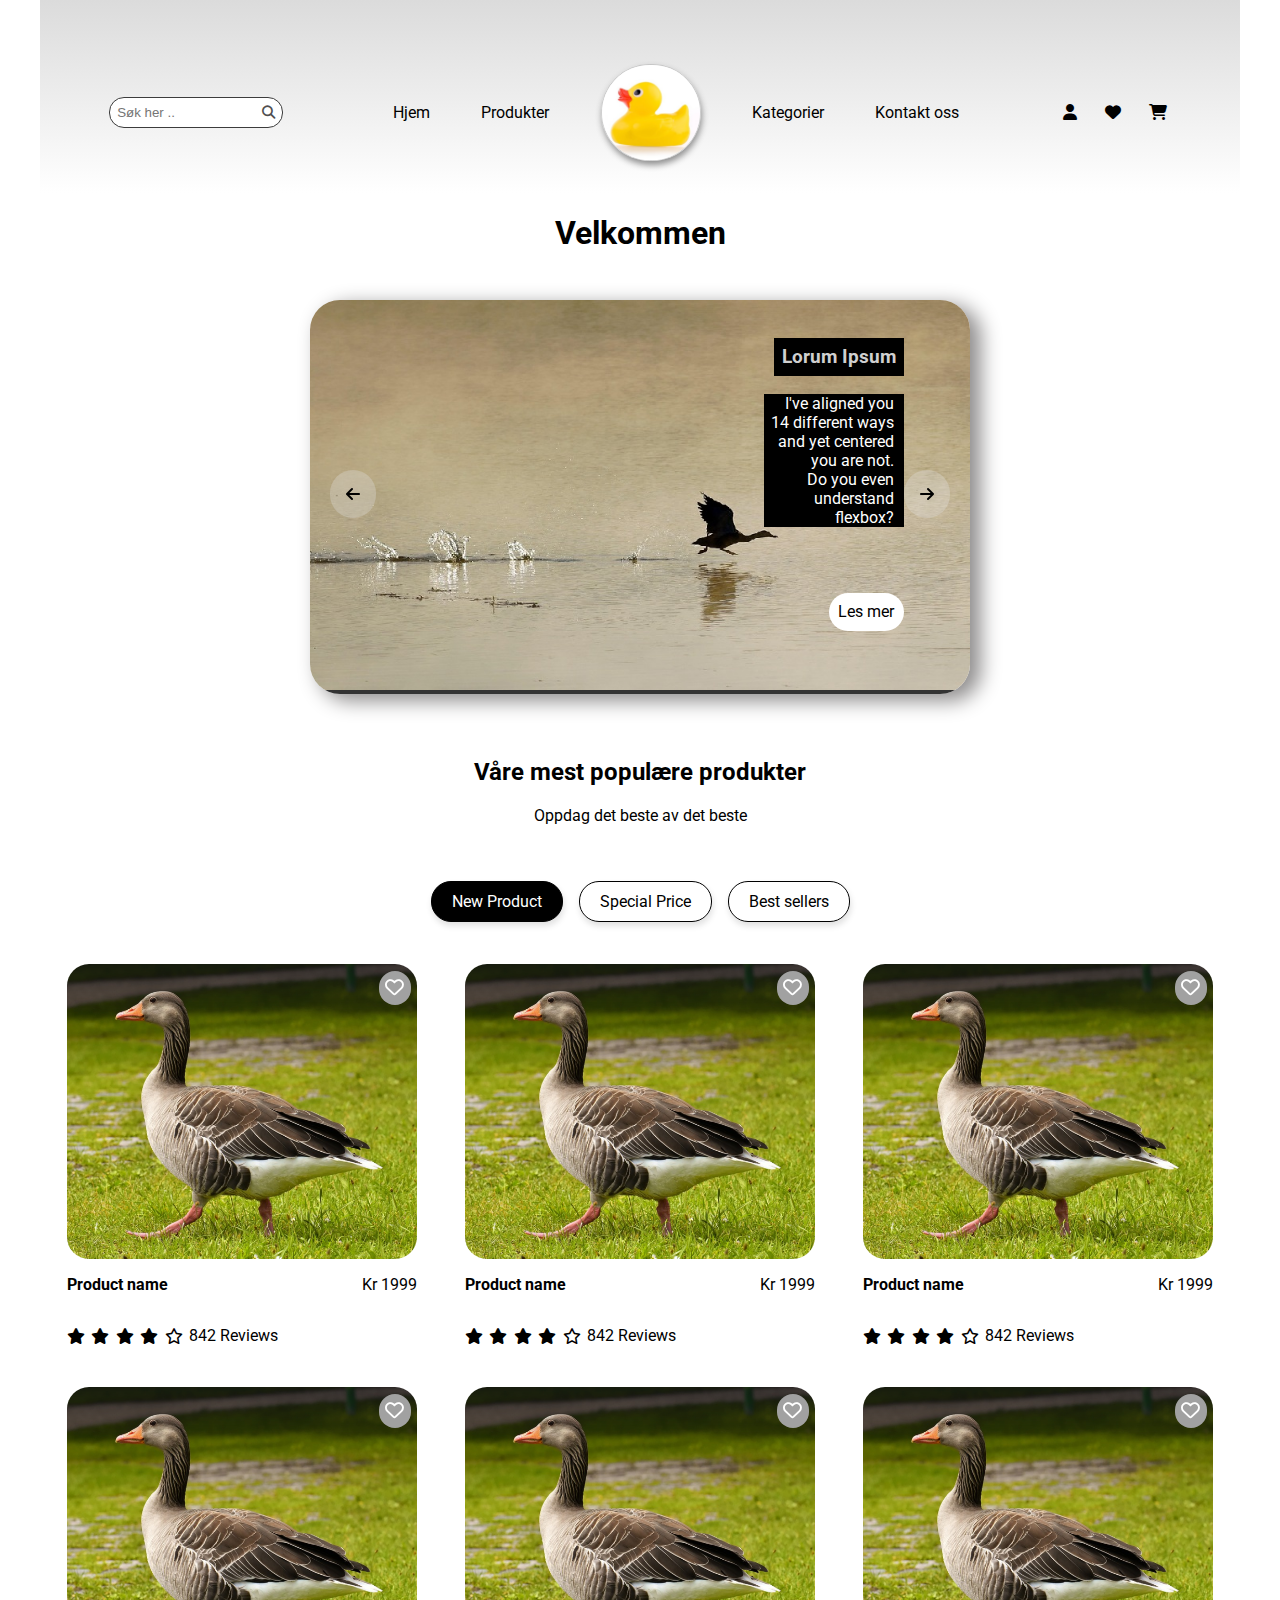
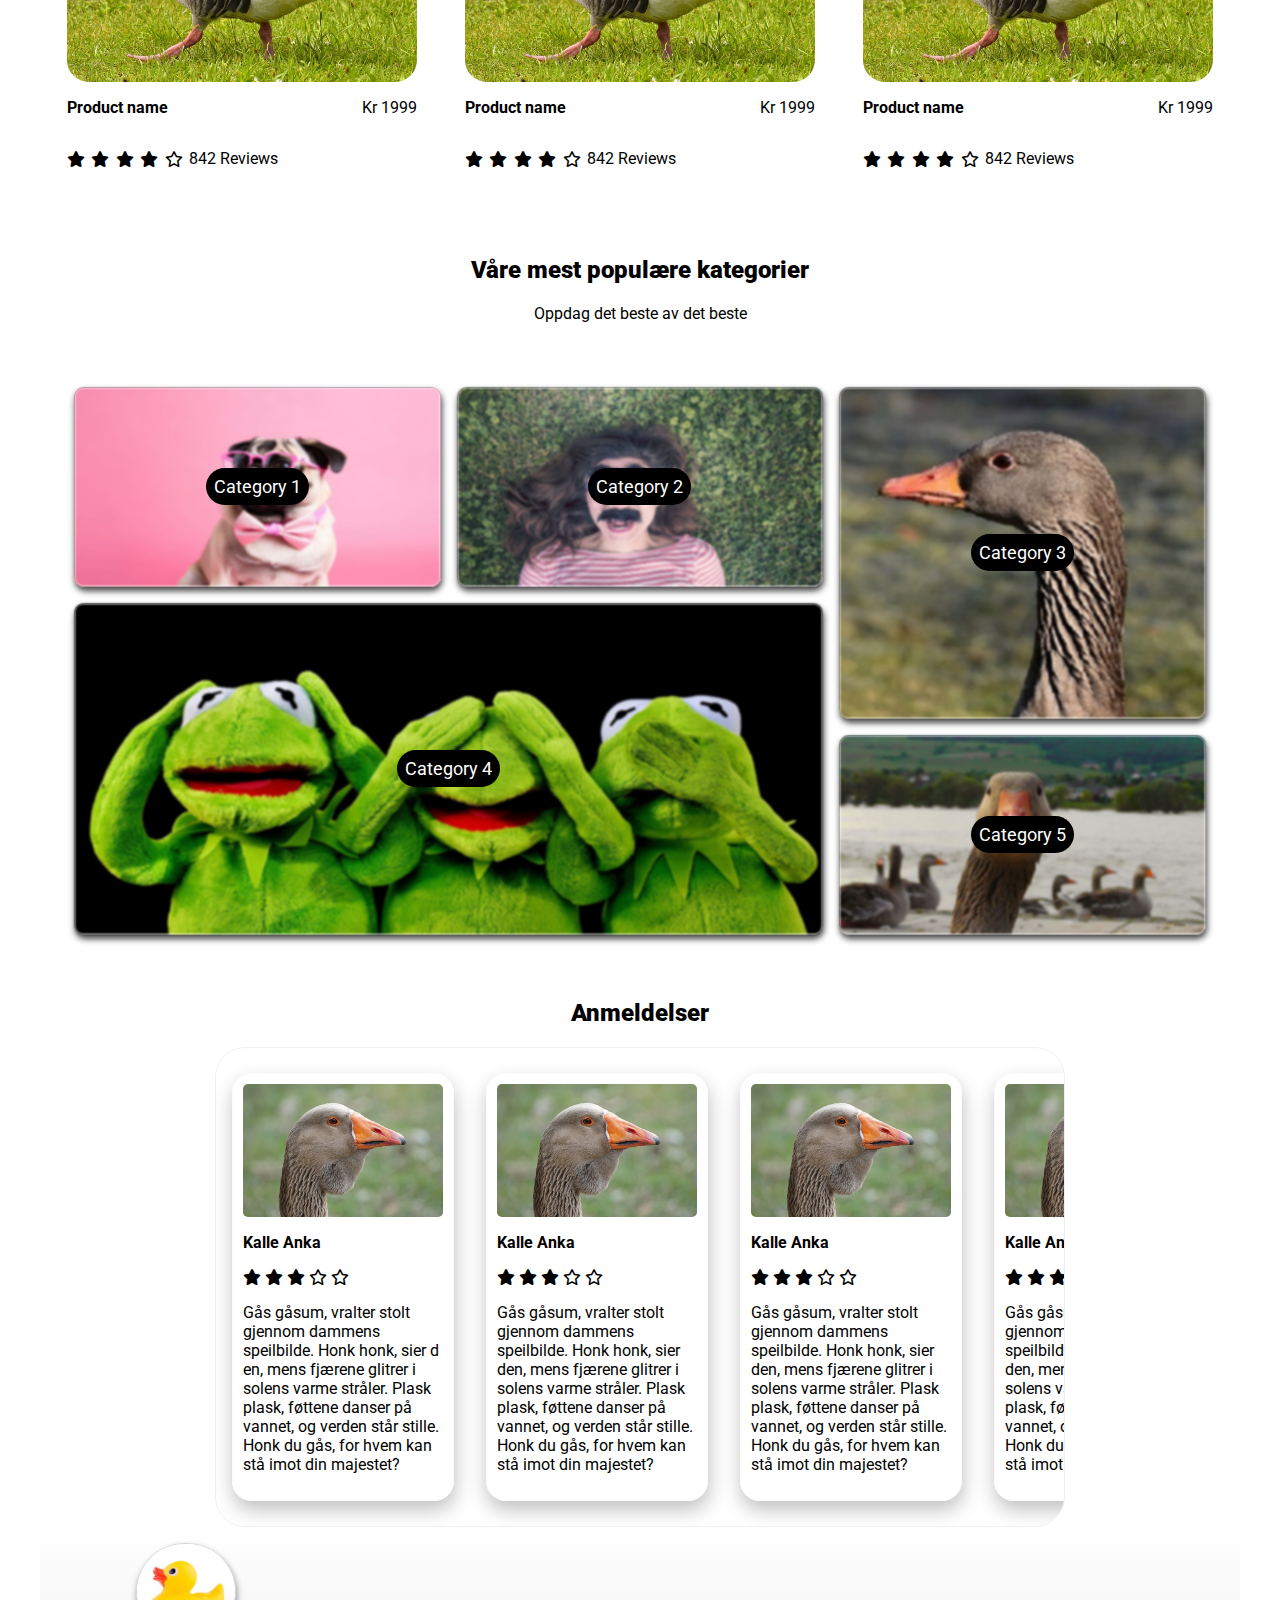
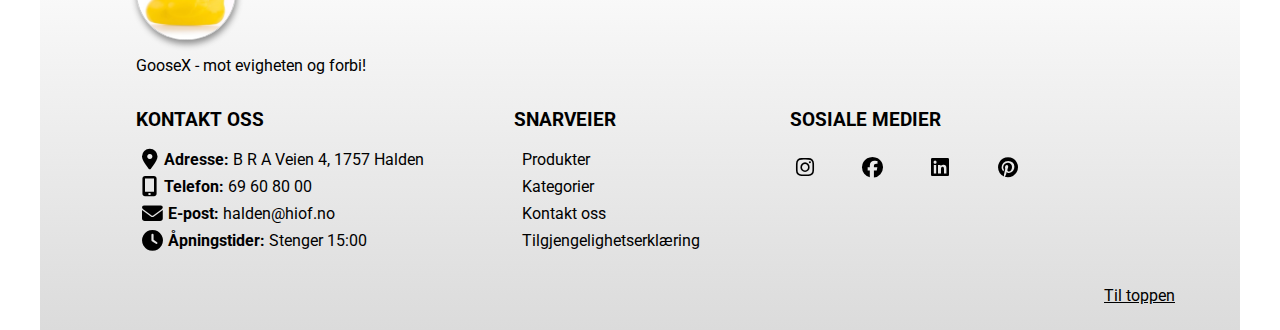
<file: Eksamensmappe/index.html>
<!DOCTYPE html>
<html lang="nb">
<head>
    <meta charset="UTF-8">
    <meta name="viewport" content="width=device-width, initial-scale=1.0">
    <link href="Ikoner/css/fontawesome.css" rel="stylesheet">
    <link href="Ikoner/css/brands.css" rel="stylesheet">
    <link href="Ikoner/css/solid.css" rel="stylesheet">
    <link href="Ikoner/css/regular.css" rel="stylesheet">
    <link rel="preconnect" href="https://fonts.googleapis.com">
    <link rel="preconnect" href="https://fonts.gstatic.com" crossorigin>
    <link href="https://fonts.googleapis.com/css2?family=Roboto:ital,wght@0,100;0,300;0,400;0,500;0,700;0,900;1,100;1,300;1,400;1,500;1,700;1,900&display=swap" rel="stylesheet">
    <link rel="stylesheet" href="css/style.css">
    <title>Eksamen | Forside</title>
</head>
<body itemscope itemtype="https://schema.org/WebPage">
    <div id="flex-container">
        <header>                                <!-- UU-tiltak:"aria label" og "tabindex" for "usynlig" tab-navigasjon mellom hovedsidene -->
            <aside id="invis-shortcuts">        <!-- som etter hvert går gjennom headeren-->
                <details>
                    <summary>
                        <h1 tabindex="0" aria-label="snarvei meny">snarvei-meny| trykk enter</h1>
                    </summary>
                <ul>
                <li>
                    <details>
                    <summary>
                        Forside
                    </summary>
                    <a href="index.html">1/5 Forsiden</a>
                    <a href="index.html#popular-shortcut">2/5 Populære varer</a>
                    <a href="index.html#category-shortcut">3/5 Kategorier</a>
                    <a href="index.html#review-shortcut">4/5 Anmeldelser</a>
                    <a href="index.htmlfooter-shortcuts">5/5 Footer</a>
                </details></li>
                <li>
                    <details>
                    <summary>
                        produktside
                    </summary>
                    <a href="product.html">1/3 Produkt</a>
                    <a href="product.html#lignende-produkter">2/3 Lignende produkter</a>
                    <a href="product.html#footer-shortcuts">3/3 Footer</a>
                </details>
            </li>
                <li>
                    <details>
                        <summary>
                            Handlevogn
                        </summary>
                        <a href="checkout.html">1/5 Handlekurv</a>
                        <a href="checkout.html#personalia-section">2/5 Dine Opplysninger</a>
                        <a href="checkout.html#delivery-section">3/5 Levering</a>
                        <a href="checkout.html#payment-section">4/5 Betaling</a>
                        <a href="checkout.html#footer-shortcuts">5/5 Footer</a>
                    </details>
                </li>
                </ul>   
                </details>
                </aside>
            <div id="global-header">
                <label for="search-input"></label>
                    <section id="header-search">
                        <form id="search-header-box">
                        <input type="text" id="search-input" placeholder="Søk her .." aria-label="Søkeboks">
                        <button tabindex="0" aria-label="søke-knapp"><i id="search-box-icon" class="fa-solid fa-magnifying-glass"></i></button>
                        </form>
                    </section>
                <nav>
                    <ul>
                        <li><a class="hover" href="index.html" tabindex="0" aria-label="">Hjem</a></li>
                        <li><a class="hover" href="index.html#popular-shortcut" tabindex="0" aria-label="snarvei til produkter">Produkter</a></li>
                        <li><a href="index.html" id="logo" tabindex="0" aria-label="Logo, snarvei til forsiden"><img src="bilder/toy.jpg"  alt="Logo: bilde av badeand"></a></li>
                        <li><a class="hover" href="index.html#category-shortcut" tabindex="0" aria-label="snarvei til kategorier">Kategorier</a></li>
                        <li><a class="hover" href="index.html#contact-shortcut" tabindex="0" aria-label="snarvei til Kontakt-informasjon">Kontakt oss</a></li>
                    </ul>
                </nav>
                <section id="account-direct">
                    <a href="#" tabindex="0" aria-label="snarvei til bruker innstillinger"><i class="fa-solid fa-user"></i></a>
                    <a href="#" tabindex="0" aria-label="snarvei til favoritter"><i class="fa-solid fa-heart"></i></a>
                    <a href="checkout.html" tabindex="0" aria-label="snarvei til handlevogn"><i class="fa-solid fa-cart-shopping"></i></a>
                </section>
            </div>  
        </header>
        <main>
            <h1 tabindex="0" aria-label="Velkommen til nettsiden'">Velkommen</h1>

            <!-- UU-tiltak: aria labels og tabindex prioriteringer for sliderens hoved-elementer
              slik som tittel, innhold og les-mer-knapp -->

            <section id="scroll-banner">
                <i id="banner-arrow-left" class="fa-solid fa-arrow-left"></i>
                <section id="scroll-container" tabindex="0" aria-label="bildeseksjon med slider">
                <article id="banner-card">
                    <h3 class="banner-card-title" tabindex="0" aria-label="bilde1:*tittel*">Lorum Ipsum</h3>
                    <p class="banner-card-text" tabindex="0" aria-label="beskrivelse/innhold">I've aligned you 14 different ways <br> and yet centered you are not. <br> Do you even understand flexbox?</p>
                    <a class="banner-card-button" href="#" tabindex="0" aria-label="knapp for å lese mer">Les mer</a>
                    <img class="banner-card-image" src="bilder/goose-water.jpg" alt="bilde som endrer seg ved refresh av siden">
                </article>
                <article id="banner-card2">
                    <h3 class="banner-card-title" tabindex="0" aria-label="bilde2: *tittel*">Lorum Ipsum</h3>
                    <p class="banner-card-text" tabindex="0" aria-label="*beskrivelse/innhold*">I've aligned you 14 different ways <br> and yet centered you are not. <br> Do you even understand flexbox?</p>
                    <a class="banner-card-button" href="#" tabindex="0" aria-label="knapp for å lese mer">Les mer</a>
                    <img class="banner-card-image" src="bilder/goose-water.jpg" alt="bilde som endrer seg ved refresh av siden">
                </article>
                <article id="banner-card3">
                    <h3 class="banner-card-title" tabindex="0" aria-label="bilde3: *tittel*">Lorum Ipsum</h3>
                    <p class="banner-card-text" tabindex="0" aria-label="beskrivelse/innhold">I've aligned you 14 different ways <br> and yet centered you are not. <br> Do you even understand flexbox?</p>
                    <a class="banner-card-button" href="#" tabindex="0" aria-label="knapp for å lese mer">Les mer</a>
                    <img class="banner-card-image" src="bilder/goose-water.jpg" alt="bilde som endrer seg ved refresh av siden">
                </article>
            </section>
            <i id="banner-arrow-right" class="fa-solid fa-arrow-right"></i>
            </section>
            <!-- UU-tiltak: aria-labels og tabindexer for å veilede tab-stien gjennom alle produktene-->
            <!-- Opplesningsmessig har jeg prøvd å hatt med alt det jeg har tenkt hadde vært nødvendig for oppslesningverktøy -->
            <section id="popular-header">
                <h2 id="popular-shortcut" tabindex="0" aria-label="Mest populære produkter">Våre mest populære produkter</h2>
                <p>Oppdag det beste av det beste</p>
            </section>
            <section id="filter-button-section">
                <!-- UU-tiltak: opplesning av filtrering -->
                <a id="filter-default" href="#" tabindex="0" aria-label="filterknapp for nye produkter, aktiv">New Product</a>
                <a href="#" tabindex="0" aria-label="fliterknapp til spesial priser, inaktiv">Special Price</a>
                <a href="#" tabindex="0" aria-label="filterknapp til bestselgere, inaktiv">Best sellers</a>
            </section>
            <section id="popular-article-section">
                <!-- UU-tiltak: opplesning av viktig info om varen før man finner ut mer på produktsiden -->
                 <!-- Slike ting som produktnavn, pris, rating og antall reviews, og bildebeskrivelser. Gjelder for alle kortene nedenfor -->
                <article class="popular-article" itemscope itemtype="https://schema.org/Product">
                    <button class="fave-article-button" tabindex="0" aria-label="legg til produkt i favoitter"><i class="fa-regular fa-heart"></i></button>
                    <img src="bilder/strolling-goose.png" alt="bilde av gås" itemprop="image">
                    <section class="popular-article-text">
                        <a href="product.html" tabindex="0" aria-label="produkt navn"><strong itemprop="name">Product name</strong></a>
                        <p tabindex="0" aria-label="pris: xxxx" itemprop="offers" itemscope itemtype="https://schema.org/Offer">
                            Kr <span itemprop="price">1999</span>
                            <meta itemprop="priceCurrency" content="NOK">
                    </section>
                    <section class="popular-article-rating" tabindex="0" aria-label="score: x/y" itemprop="aggregateRating" itemscope itemtype="https://schema.org/AggregateRating">
                        <meta itemprop="ratingValue" content="4">
                        <meta itemprop="bestRating" content="5">
                        <meta itemprop="reviewCount" content="842">
                        <i class="fa-solid fa-star"></i>
                        <i class="fa-solid fa-star"></i>
                        <i class="fa-solid fa-star"></i>
                        <i class="fa-solid fa-star"></i>
                        <i class="fa-regular fa-star"></i>
                        <p tabindex="0" aria-label="antall anmeldelser">842 Reviews</p>
                    </section>
                </article>
                <article class="popular-article" itemscope itemtype="https://schema.org/Product">
                    <button class="fave-article-button" tabindex="0" aria-label="legg til produkt i favoitter"><i class="fa-regular fa-heart"></i></button>
                    <img src="bilder/strolling-goose.png" alt="bilde av gås" itemprop="image">
                    <section class="popular-article-text">
                        <a href="product.html" tabindex="0" aria-label="produkt navn"><strong itemprop="name">Product name</strong></a>
                        <p tabindex="0" aria-label="pris: xxxx" itemprop="offers" itemscope itemtype="https://schema.org/Offer">
                            Kr <span itemprop="price">1999</span>
                            <meta itemprop="priceCurrency" content="NOK">
                    </section>
                    <section class="popular-article-rating" tabindex="0" aria-label="score: x/y" itemprop="aggregateRating" itemscope itemtype="https://schema.org/AggregateRating">
                        <meta itemprop="ratingValue" content="4">
                        <meta itemprop="bestRating" content="5">
                        <meta itemprop="reviewCount" content="842">
                        <i class="fa-solid fa-star"></i>
                        <i class="fa-solid fa-star"></i>
                        <i class="fa-solid fa-star"></i>
                        <i class="fa-solid fa-star"></i>
                        <i class="fa-regular fa-star"></i>
                        <p tabindex="0" aria-label="antall anmeldelser">842 Reviews</p>
                    </section>
                </article>
                <article class="popular-article" itemscope itemtype="https://schema.org/Product">
                    <button class="fave-article-button" tabindex="0" aria-label="legg til produkt i favoitter"><i class="fa-regular fa-heart"></i></button>
                    <img src="bilder/strolling-goose.png" alt="bilde av gås" itemprop="image">
                    <section class="popular-article-text">
                        <a href="product.html" tabindex="0" aria-label="produkt navn"><strong itemprop="name">Product name</strong></a>
                        <p tabindex="0" aria-label="pris: xxxx" itemprop="offers" itemscope itemtype="https://schema.org/Offer">
                            Kr <span itemprop="price">1999</span>
                            <meta itemprop="priceCurrency" content="NOK">
                    </section>
                    <section class="popular-article-rating" tabindex="0" aria-label="score: x/y" itemprop="aggregateRating" itemscope itemtype="https://schema.org/AggregateRating">
                        <meta itemprop="ratingValue" content="4">
                        <meta itemprop="bestRating" content="5">
                        <meta itemprop="reviewCount" content="842">
                        <i class="fa-solid fa-star"></i>
                        <i class="fa-solid fa-star"></i>
                        <i class="fa-solid fa-star"></i>
                        <i class="fa-solid fa-star"></i>
                        <i class="fa-regular fa-star"></i>
                        <p tabindex="0" aria-label="antall anmeldelser">842 Reviews</p>
                    </section>
                </article>
                <article class="popular-article" itemscope itemtype="https://schema.org/Product">
                    <button class="fave-article-button" tabindex="0" aria-label="legg til produkt i favoitter"><i class="fa-regular fa-heart"></i></button>
                    <img src="bilder/strolling-goose.png" alt="bilde av gås" itemprop="image">
                    <section class="popular-article-text">
                        <a href="product.html" tabindex="0" aria-label="produkt navn"><strong itemprop="name">Product name</strong></a>
                        <p tabindex="0" aria-label="pris: xxxx" itemprop="offers" itemscope itemtype="https://schema.org/Offer">
                            Kr <span itemprop="price">1999</span>
                            <meta itemprop="priceCurrency" content="NOK">
                    </section>
                    <section class="popular-article-rating" tabindex="0" aria-label="score: x/y" itemprop="aggregateRating" itemscope itemtype="https://schema.org/AggregateRating">
                        <meta itemprop="ratingValue" content="4">
                        <meta itemprop="bestRating" content="5">
                        <meta itemprop="reviewCount" content="842">
                        <i class="fa-solid fa-star"></i>
                        <i class="fa-solid fa-star"></i>
                        <i class="fa-solid fa-star"></i>
                        <i class="fa-solid fa-star"></i>
                        <i class="fa-regular fa-star"></i>
                        <p tabindex="0" aria-label="antall anmeldelser">842 Reviews</p>
                    </section>
                </article>
                <article class="popular-article" itemscope itemtype="https://schema.org/Product">
                    <button class="fave-article-button" tabindex="0" aria-label="legg til produkt i favoitter"><i class="fa-regular fa-heart"></i></button>
                    <img src="bilder/strolling-goose.png" alt="bilde av gås" itemprop="image">
                    <section class="popular-article-text">
                        <a href="product.html" tabindex="0" aria-label="produkt navn"><strong itemprop="name">Product name</strong></a>
                        <p tabindex="0" aria-label="pris: xxxx" itemprop="offers" itemscope itemtype="https://schema.org/Offer">
                            Kr <span itemprop="price">1999</span>
                            <meta itemprop="priceCurrency" content="NOK">
                    </section>
                    <section class="popular-article-rating" tabindex="0" aria-label="score: x/y" itemprop="aggregateRating" itemscope itemtype="https://schema.org/AggregateRating">
                        <meta itemprop="ratingValue" content="4">
                        <meta itemprop="bestRating" content="5">
                        <meta itemprop="reviewCount" content="842">
                        <i class="fa-solid fa-star"></i>
                        <i class="fa-solid fa-star"></i>
                        <i class="fa-solid fa-star"></i>
                        <i class="fa-solid fa-star"></i>
                        <i class="fa-regular fa-star"></i>
                        <p tabindex="0" aria-label="antall anmeldelser">842 Reviews</p>
                    </section>
                </article>
                <article class="popular-article" itemscope itemtype="https://schema.org/Product">
                    <button class="fave-article-button" tabindex="0" aria-label="legg til produkt i favoitter"><i class="fa-regular fa-heart"></i></button>
                    <img src="bilder/strolling-goose.png" alt="bilde av gås" itemprop="image">
                    <section class="popular-article-text">
                        <a href="product.html" tabindex="0" aria-label="produkt navn"><strong itemprop="name">Product name</strong></a>
                        <p tabindex="0" aria-label="pris: xxxx" itemprop="offers" itemscope itemtype="https://schema.org/Offer">
                            Kr <span itemprop="price">1999</span>
                            <meta itemprop="priceCurrency" content="NOK">
                    </section>
                    <section class="popular-article-rating" tabindex="0" aria-label="score: x/y" itemprop="aggregateRating" itemscope itemtype="https://schema.org/AggregateRating">
                        <meta itemprop="ratingValue" content="4">
                        <meta itemprop="bestRating" content="5">
                        <meta itemprop="reviewCount" content="842">
                        <i class="fa-solid fa-star"></i>
                        <i class="fa-solid fa-star"></i>
                        <i class="fa-solid fa-star"></i>
                        <i class="fa-solid fa-star"></i>
                        <i class="fa-regular fa-star"></i>
                        <p tabindex="0" aria-label="antall anmeldelser">842 Reviews</p>
                    </section>
                </article>
            </section>
            <!-- UU-tiltak: aria-labels, tabindexer og bilde-beskrivelser -->
            <!-- Går igjennom boksene og med mulighet for opplesning opp kategoriene samt bildebeskrivelser i alt-attributt -->
            <h2 id="category-shortcut" tabindex="0" aria-label="våre mest populære kategorier"><strong>Våre mest populære kategorier</strong></h2>
            <p itemprop="description">Oppdag det beste av det beste</p>
            <section id="popular-categories" itemscope itemtype="https://schema.org/ItemList">
                <section id="cat1" tabindex="0" aria-label="kategori 1" itemscope itemtype="https://schema.org/ListItem">
                    <meta itemprop="position" content="1">
                    <p itemprop="name">Category 1</p>
                    <img src="bilder/cat1.jpg" alt="bilde: hund med briller" itemprop="image">
                </section>
                <section id="cat2" tabindex="0" aria-label="kategori 2" itemscope itemtype="https://schema.org/ListItem">
                    <meta itemprop="position" content="2">
                    <p itemprop="name">Category 2</p>
                    <img src="bilder/cat2.jpg" alt="bilde: dame med bart" itemprop="image">
                </section>
                <section id="cat3" tabindex="0" aria-label="kategori 3" itemscope itemtype="https://schema.org/ListItem">
                    <meta itemprop="position" content="3">
                    <p itemprop="name">Category 3</p>
                    <img src="bilder/cat3.2.jpg" alt="bilde: and/gås" itemprop="image">
                </section>
                <section id="cat4" tabindex="0" aria-label="kategori 4" itemscope itemtype="https://schema.org/ListItem">
                    <meta itemprop="position" content="4">
                    <p itemprop="name">Category 4</p>
                    <img src="bilder/cat4.png" alt="bilde: kermits" itemprop="image">
                </section>
                <section id="cat5" tabindex="0" aria-label="kategori 5" itemscope itemtype="https://schema.org/ListItem">
                    <meta itemprop="position" content="5">
                    <p itemprop="name">Category 5</p>
                    <img src="bilder/serious-goose.jpg" alt="bilde: snømann" itemprop="image">
                </section>
            </section>
            <!--       UU-tiltak       -->
             <!-- Anmeldelses-opplesning av produkter: 
              Leser opp navn, bilde-beskrivelse om det fins, gj.snitt ratingscore, så anmeldelsesbeskrivelse   -->
            <h2 tabindex="0" aria-label="produkt anmeldelser"><strong>Anmeldelser</strong></h2>
                <section id="reviews-container">
                    <article class="review-card">
                        <meta itemprop="name" content="Kalle Anka">
                        <img src="bilder/kalle-anka.jpg" alt="bilde av gås" itemprop="image">
                        <p tabindex="0" aria-label="*forfatter av anmeldelse*" itemprop="name"><strong>Kalle Anka</strong></p>
                        <section tabindex="0" aria-label="produkt poengscore" itemprop="reviewRating" itemscope itemtype="https://schema.org/Rating">
                            <meta itemprop="ratingValue" content="3">
                            <meta itemprop="bestRating" content="5">
                            <i class="fa-solid fa-star"></i>
                            <i class="fa-solid fa-star"></i>
                            <i class="fa-solid fa-star"></i>
                            <i class="fa-regular fa-star"></i>
                            <i class="fa-regular fa-star"></i>
                        </section>
                        <p tabindex="0" aria-label="*ameldelse av produkt*" itemprop="reviewBody">
                            Gås gåsum, vralter stolt gjennom dammens speilbilde. Honk honk, sier d  en, mens fjærene glitrer i 
                            solens varme stråler. Plask plask, føttene danser på vannet, og verden står stille. 
                            Honk du gås, for hvem kan stå imot din majestet?
                        </p>
                    </article>
                    <article class="review-card">
                        <meta itemprop="name" content="Kalle Anka">
                        <img src="bilder/kalle-anka.jpg" alt="bilde av gås" itemprop="image">
                        <p tabindex="0" aria-label="forfatter av anmeldelse" itemprop="name"><strong>Kalle Anka</strong></p>
                        <section tabindex="0" aria-label="produkt poengscore" itemprop="reviewRating" itemscope itemtype="https://schema.org/Rating">
                            <meta itemprop="ratingValue" content="3">
                            <meta itemprop="bestRating" content="5">
                            <i class="fa-solid fa-star"></i>
                            <i class="fa-solid fa-star"></i>
                            <i class="fa-solid fa-star"></i>
                            <i class="fa-regular fa-star"></i>
                            <i class="fa-regular fa-star"></i>
                        </section>
                        <p tabindex="0" aria-label="ameldelse av produkt" itemprop="reviewBody">
                            Gås gåsum, vralter stolt gjennom dammens speilbilde. Honk honk, sier den, mens fjærene glitrer i 
                            solens varme stråler. Plask plask, føttene danser på vannet, og verden står stille. 
                            Honk du gås, for hvem kan stå imot din majestet?
                        </p>
                    </article>  
                    <article class="review-card">
                        <meta itemprop="name" content="Kalle Anka">
                        <img src="bilder/kalle-anka.jpg" alt="bilde av gås" itemprop="image">
                        <p tabindex="0" aria-label="forfatter av anmeldelse" itemprop="name"><strong>Kalle Anka</strong></p>
                        <section tabindex="0" aria-label="produkt poengscore" itemprop="reviewRating" itemscope itemtype="https://schema.org/Rating">
                            <meta itemprop="ratingValue" content="3">
                            <meta itemprop="bestRating" content="5">
                            <i class="fa-solid fa-star"></i>
                            <i class="fa-solid fa-star"></i>
                            <i class="fa-solid fa-star"></i>
                            <i class="fa-regular fa-star"></i>
                            <i class="fa-regular fa-star"></i>
                        </section>
                        <p tabindex="0" aria-label="ameldelse av produkt" itemprop="reviewBody">
                            Gås gåsum, vralter stolt gjennom dammens speilbilde. Honk honk, sier den, mens fjærene glitrer i 
                            solens varme stråler. Plask plask, føttene danser på vannet, og verden står stille. 
                            Honk du gås, for hvem kan stå imot din majestet?
                        </p>
                    </article>
                    <article class="review-card">
                        <meta itemprop="name" content="Kalle Anka">
                        <img src="bilder/kalle-anka.jpg" alt="bilde av gås" itemprop="image">
                        <p tabindex="0" aria-label="forfatter av anmeldelse" itemprop="name"><strong>Kalle Anka</strong></p>
                        <section tabindex="0" aria-label="produkt poengscore" itemprop="reviewRating" itemscope itemtype="https://schema.org/Rating">
                            <meta itemprop="ratingValue" content="3">
                            <meta itemprop="bestRating" content="5">
                            <i class="fa-solid fa-star"></i>
                            <i class="fa-solid fa-star"></i>
                            <i class="fa-solid fa-star"></i>
                            <i class="fa-regular fa-star"></i>
                            <i class="fa-regular fa-star"></i>
                        </section>
                        <p tabindex="0" aria-label="ameldelse av produkt" itemprop="reviewBody">
                            Gås gåsum, vralter stolt gjennom dammens speilbilde. Honk honk, sier den, mens fjærene glitrer i 
                            solens varme stråler. Plask plask, føttene danser på vannet, og verden står stille. 
                            Honk du gås, for hvem kan stå imot din majestet?
                        </p>
                    </article>
                    <article class="review-card">
                        <meta itemprop="name" content="Kalle Anka">
                        <img src="bilder/kalle-anka.jpg" alt="bilde av gås" itemprop="image">
                        <p tabindex="0" aria-label="forfatter av anmeldelse" itemprop="name"><strong>Kalle Anka</strong></p>
                        <section tabindex="0" aria-label="produkt poengscore" itemprop="reviewRating" itemscope itemtype="https://schema.org/Rating">
                            <meta itemprop="ratingValue" content="3">
                            <meta itemprop="bestRating" content="5">
                            <i class="fa-solid fa-star"></i>
                            <i class="fa-solid fa-star"></i>
                            <i class="fa-solid fa-star"></i>
                            <i class="fa-regular fa-star"></i>
                            <i class="fa-regular fa-star"></i>
                        </section>
                        <p tabindex="0" aria-label="ameldelse av produkt" itemprop="reviewBody">
                            Gås gåsum, vralter stolt gjennom dammens speilbilde. Honk honk, sier den, mens fjærene glitrer i 
                            solens varme stråler. Plask plask, føttene danser på vannet, og verden står stille. 
                            Honk du gås, for hvem kan stå imot din majestet?
                        </p>
                    </article>
                    <article class="review-card">
                        <meta itemprop="name" content="Kalle Anka">
                        <img src="bilder/kalle-anka.jpg" alt="bilde av gås" itemprop="image">
                        <p tabindex="0" aria-label="forfatter av anmeldelse" itemprop="name"><strong>Kalle Anka</strong></p>
                        <section tabindex="0" aria-label="produkt poengscore" itemprop="reviewRating" itemscope itemtype="https://schema.org/Rating">
                            <meta itemprop="ratingValue" content="3">
                            <meta itemprop="bestRating" content="5">
                            <i class="fa-solid fa-star"></i>
                            <i class="fa-solid fa-star"></i>
                            <i class="fa-solid fa-star"></i>
                            <i class="fa-regular fa-star"></i>
                            <i class="fa-regular fa-star"></i>
                        </section>
                        <p tabindex="0" aria-label="ameldelse av produkt" itemprop="reviewBody">
                            Gås gåsum, vralter stolt gjennom dammens speilbilde. Honk honk, sier den, mens fjærene glitrer i 
                            solens varme stråler. Plask plask, føttene danser på vannet, og verden står stille. 
                            Honk du gås, for hvem kan stå imot din majestet?
                        </p>
                    </article>
                </section>
            </main>
                <footer>
                     <!--       UU-tiltak       -->
                     <!-- Tab-dirigering og opplesning for kontaktinfo -->
                    <section id="footer-logo" itemscope itemtype="https://schema.org/Organization">
                        <a href="index.html"><img src="bilder/toy.jpg" alt="logo, bilde av and" id="footer-img"></a>
                        <p><span itemprop="name">GooseX</span> - mot evigheten og forbi!</p>
                    </section>
                    <section id="info-section">
                        <section>
                            <h3 id="contact-shortcut" tabindex="0" aria-label="kontakt informasjon">KONTAKT OSS</h3>
                            <ul>
                                <li tabindex="0" aria-label="adresse"><i class="fa-solid fa-location-dot"></i><strong>Adresse: </strong>B R A Veien 4, 1757 Halden</li>
                                <li tabindex="0" aria-label="telefon"><i class="fa-solid fa-mobile-screen-button"></i><strong>Telefon: </strong>69 60 80 00</li>
                                <li tabindex="0" aria-label="epost"><i class="fa-solid fa-envelope"></i><strong>E-post: </strong><a href="mailto:halden@hiof.no">halden@hiof.no</a></li>
                                <li tabindex="0" aria-label="åpningstider"><i class="fa-solid fa-clock"></i><strong>Åpningstider: </strong>Stenger 15:00</li>
                            </ul>
                        </section>
                        <!-- UU-tiltak -->
                         <!-- Snarvei linker for nåværende side og produktside  -->
                        <section id="footer-shortcuts">
                            <h3 tabindex="0" aria-label="snarvei linker">SNARVEIER</h3>
                            <ul>
                                <li><a href="index.html#popular-shortcut" tabindex="0" aria-label="snarvei til produkter">Produkter</a></li>
                                <li><a href="index.html#category-shortcut" tabindex="0" aria-label="snarvei til kategorier">Kategorier</a></li>
                                <li><a href="#contact-shortcut"  tabindex="0" aria-label="snarvei til kontaktinformasjon">Kontakt oss</a></li>
                                <li><a href="Tilgjengelighetserklering/UTFYLLT_WCAG-sjekkliste_for_utfylling_av_tilgjengelighetserklæring_for_nettløsning_24.01.2024.xlsx">Tilgjengelighetserklæring</a></li>
                            </ul>
                        </section>
                        <!-- UU-tiltak -->
                         <!-- Opplesning og lenking til "GooseX" sosiale medier -->
                        <section>
                            <h3 tabindex="0" aria-label="linking til sosiale medier">SOSIALE MEDIER</h3>
                            <ul id="social-media-icon">
                                <li><a href="https://www.instagram.com/" tabindex="0" aria-label="link til instagram"><i class="fa-brands fa-instagram"></i></a></li>
                                <li><a href="https://www.facebook.com/" tabindex="0" aria-label="link til facebook"><i class="fa-brands fa-facebook"></i></a></li>
                                <li><a href="https://www.linkedin.com/home" tabindex="0" aria-label="link til LinkedIn"><i class="fa-brands fa-linkedin"></i></a></li>
                                <li><a href="https://no.pinterest.com/" tabindex="0" aria-label="link til pinterest"><i class="fa-brands fa-pinterest"></i></a></li>
                            </ul>
                        </section>
                    </section>
                    <!-- UU-tiltak -->
                     <!-- Snarvei link til "usynlig"-snarvei-boks i toppen av nettsiden for tab-navigering mellom sidene -->
                    <aside id="shortcut-position-box">
                     <a href="#invis-shortcuts" id="shortcut-top" tabindex="0" aria-label="snarvei til toppen/snarvei-meny">Til toppen</a>
                    </aside>
                </footer>
            </div>
        </body>
        </html>
</file>
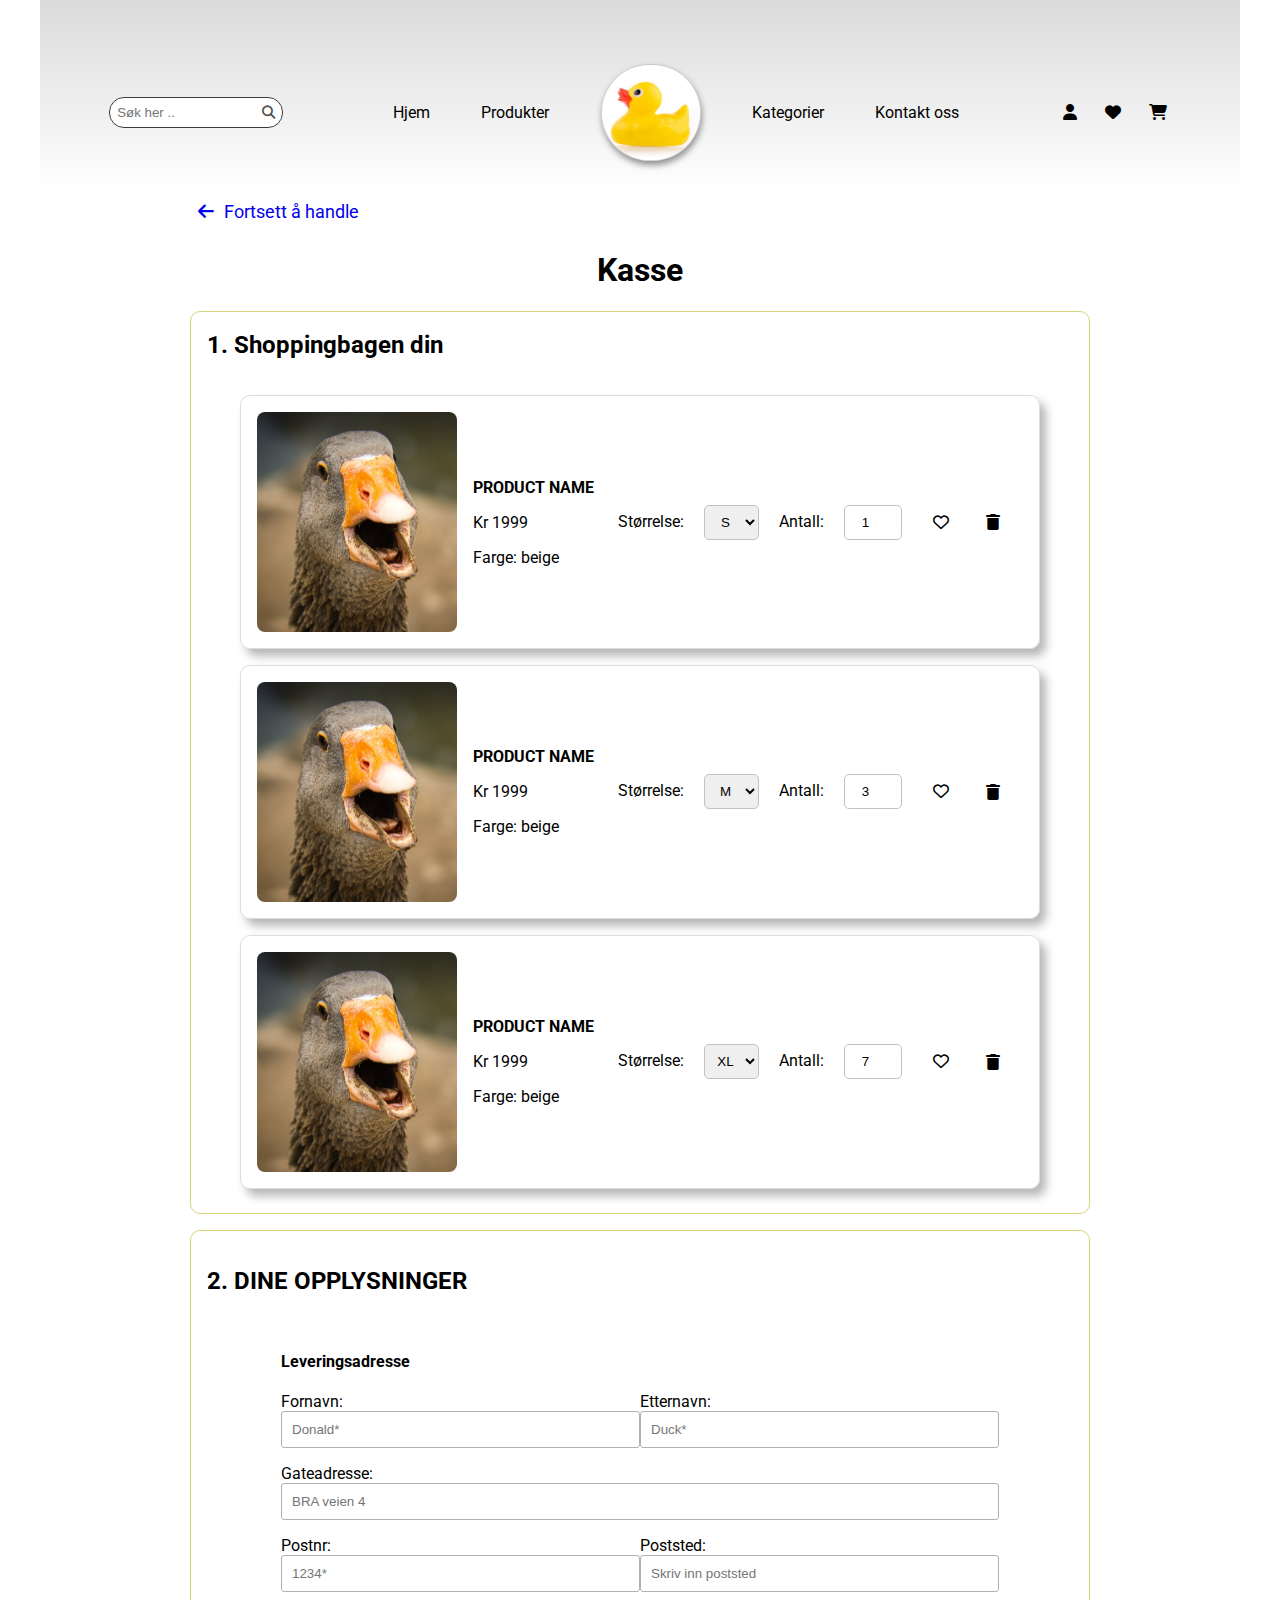
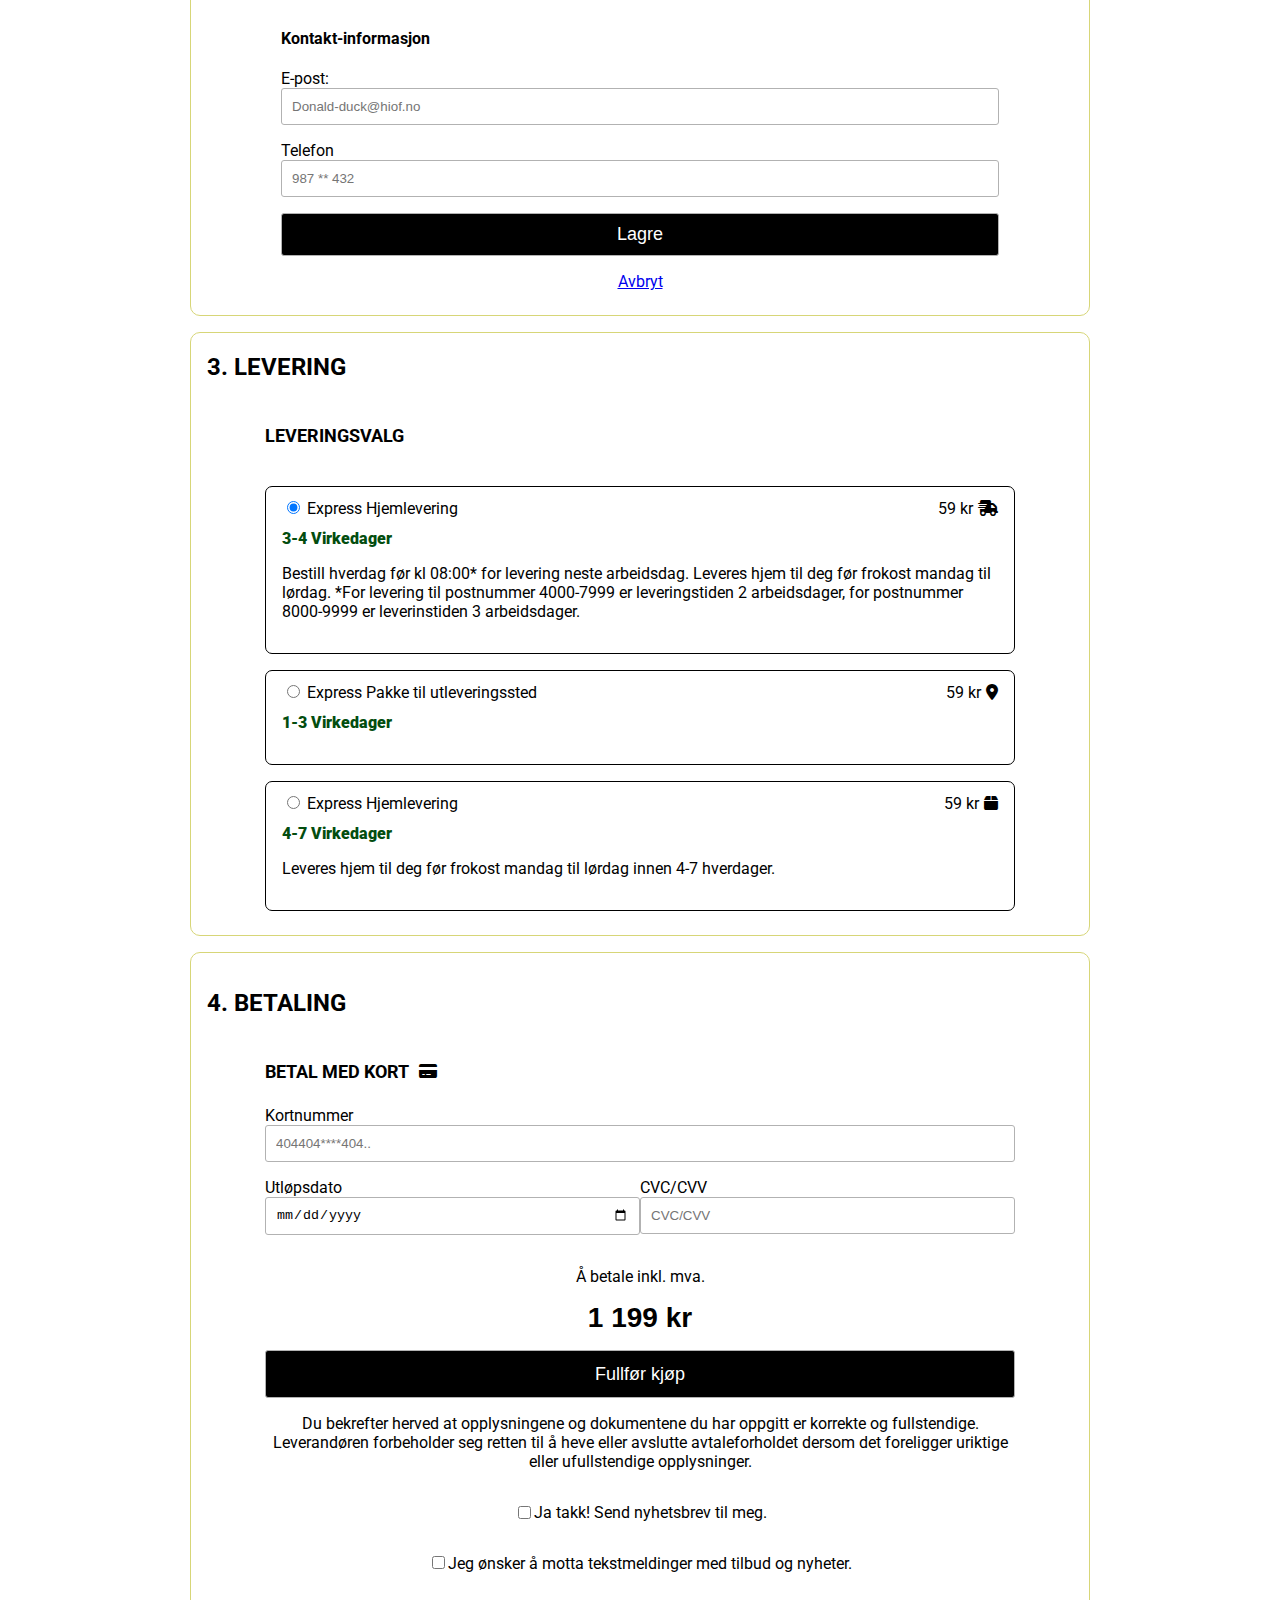
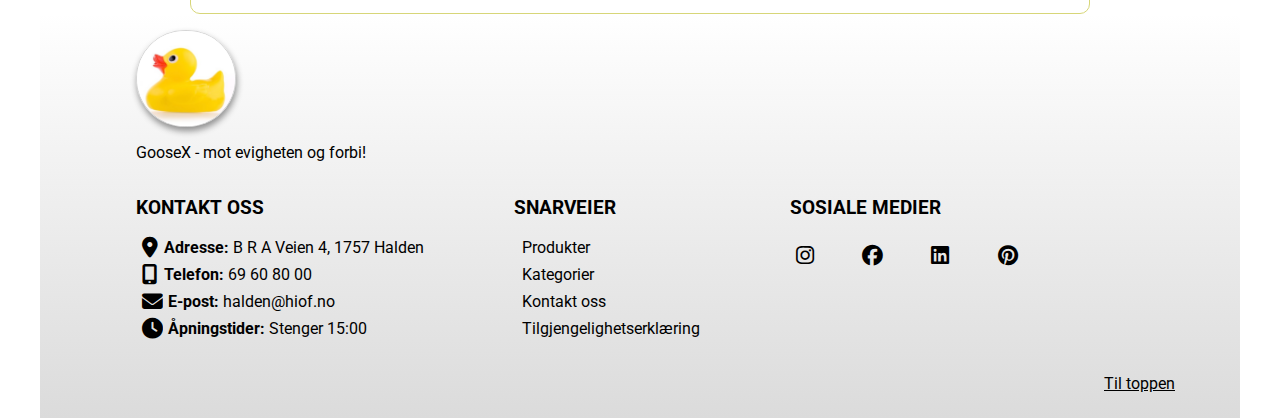
<file: Eksamensmappe/checkout.html>
<!DOCTYPE html>
<html lang="nb">
<head>
    <meta charset="UTF-8">
    <meta name="viewport" content="width=device-width, initial-scale=1.0">
    <link href="Ikoner/css/fontawesome.css" rel="stylesheet">
    <link href="Ikoner/css/brands.css" rel="stylesheet">
    <link href="Ikoner/css/solid.css" rel="stylesheet">
    <link href="Ikoner/css/regular.css" rel="stylesheet">
    <link rel="preconnect" href="https://fonts.googleapis.com">
    <link rel="preconnect" href="https://fonts.gstatic.com" crossorigin>
    <link href="https://fonts.googleapis.com/css2?family=Roboto:ital,wght@0,100;0,300;0,400;0,500;0,700;0,900;1,100;1,300;1,400;1,500;1,700;1,900&display=swap" rel="stylesheet">
    <link rel="stylesheet" href="css/style.css">
    <title>Eksamen | Handevogn</title>
</head>
<body>
    <div id="flex-container">
        <header>                                <!-- UU-tiltak:"aria label" og "tabindex" for "usynlig" tab-navigasjon mellom hovedsidene -->
            <aside id="invis-shortcuts">        <!-- som etter hvert går gjennom headeren-->
                <details>
                    <summary>
                        <h1 tabindex="0" aria-label="snarvei meny">snarvei-meny| trykk enter</h1>
                    </summary>
                <ul>
                <li>
                    <details>
                    <summary>
                        Forside
                    </summary>
                    <a href="index.html">1/5 Forsiden</a>
                    <a href="index.html#popular-shortcut">2/5 Populære varer</a>
                    <a href="index.html#category-shortcut">3/5 Kategorier</a>
                    <a href="index.html#review-shortcut">4/5 Anmeldelser</a>
                    <a href="index.htmlfooter-shortcuts">5/5 Footer</a>
                </details></li>
                <li>
                    <details>
                    <summary>
                        produktside
                    </summary>
                    <a href="product.html">1/3 Produkt</a>
                    <a href="product.html#lignende-produkter">2/3 Lignende produkter</a>
                    <a href="product.html#footer-shortcuts">3/3 Footer</a>
                </details>
            </li>
                <li>
                    <details>
                        <summary>
                            Handlevogn
                        </summary>
                        <a href="checkout.html">1/5 Handlekurv</a>
                        <a href="checkout.html#personalia-section">2/5 Dine Opplysninger</a>
                        <a href="checkout.html#delivery-section">3/5 Levering</a>
                        <a href="checkout.html#payment-section">4/5 Betaling</a>
                        <a href="checkout.html#footer-shortcuts">5/5 Footer</a>
                    </details>
                </li>
                </ul>   
                </details>
                </aside>
            <div id="global-header">
                <label for="search-input"></label>
                    <section id="header-search">
                        <form id="search-header-box">
                        <input type="text" id="search-input" placeholder="Søk her .." aria-label="Søkeboks">
                        <button tabindex="0" aria-label="søke-knapp"><i id="search-box-icon" class="fa-solid fa-magnifying-glass"></i></button>
                        </form>
                    </section>
                <nav>
                    <ul>
                        <li><a class="hover" href="index.html" tabindex="0" aria-label="">Hjem</a></li>
                        <li><a class="hover" href="index.html#popular-shortcut" tabindex="0" aria-label="snarvei til produkter">Produkter</a></li>
                        <li><a href="index.html" id="logo" tabindex="0" aria-label="Logo, snarvei til forsiden"><img src="bilder/toy.jpg"  alt="Logo: bilde av badeand"></a></li>
                        <li><a class="hover" href="index.html#category-shortcut" tabindex="0" aria-label="snarvei til kategorier">Kategorier</a></li>
                        <li><a class="hover" href="index.html#contact-shortcut" tabindex="0" aria-label="snarvei til Kontakt-informasjon">Kontakt oss</a></li>
                    </ul>
                </nav>
                <section id="account-direct">
                    <a href="#" tabindex="0" aria-label="snarvei til bruker innstillinger"><i class="fa-solid fa-user"></i></a>
                    <a href="#" tabindex="0" aria-label="snarvei til favoritter"><i class="fa-solid fa-heart"></i></a>
                    <a href="checkout.html" tabindex="0" aria-label="snarvei til handlevogn"><i class="fa-solid fa-cart-shopping"></i></a>
                </section>
            </div>  
        </header>
        <main>
            <div id="checkout-box">
                <section id="breadcrumb">
                    <a href="index.html" tabindex="0" aria-label="linker til forsiden"><i class="fa-solid fa-arrow-left"></i>Fortsett å handle</a>
                </section>
                <h1 tabindex="0" aria-label="Kasse">Kasse</h1>
                <section id="shopping-cart">
                    <h2 class="checkout-h2" tabindex="0" aria-label="Handlekurv">1. Shoppingbagen din</h2>
                    
                                                    <!--     UU-tiltak - handlevogn varer     -->
                                                    <!--          Aria-albels & tabindexer      -->
                                                    <!-- Utenom navn og pris, så er det størrelsesvelger og
                                                         antall som trenger tilretteligging. Vet at buttons leses opp
                                                         av opplesningsverktøy, så har prøvd å holdt aria-labelsene instruktiv.  --> 

                                                            <!-- Handlevogn-element 1-->    
                    <article id="shopping-card1" class="shopping-ware" itemscope itemtype="https://schema.org/Product">
                        <img src="bilder/angrygoose.png" alt="misfornøyd gås" itemprop="image">
                        <section class="shopping-ware-info">
                            <a href="product.html" tabindex="0" aria-label="produkt navn"><span itemprop="name">PRODUCT NAME</span></a>
                            <section class="ware-text">
                                    <p>
                                        <span itemprop="offers" itemscope itemtype="https://schema.org/Offer">
                                        <span itemprop="priceCurrency" content="NOK">Kr</span> 
                                        <span itemprop="price" content="1999">1999</span>
                                        </span>
                                    </p>
                                    <p>Farge: <span itemprop="color">beige</span></p>
                            </section>
                        </section>
                        <form class="ware-form">
                            <label for="size">Størrelse:</label>
                            <select class="size-selector" name="size" id="size" tabindex="0" aria-label="størrelses velger">
                                <option value="x-small" tabindex="0" aria-label="størrelse: ekstra liten">XS</option>
                                <option value="small" selected tabindex="0" aria-label="størrelse: liten ">S</option>
                                <option value="medium" tabindex="0" aria-label="størrelse: medium ">M</option>
                                <option value="large" tabindex="0" aria-label="størrelse: stor ">L</option>
                                <option value="x-large" tabindex="0" aria-label="størrelse: ekstra stor">XL</option>
                            </select>
                            <label for="amount1">Antall:</label>
                            <input type="number" id="amount1" name="amount1" value="1" min="1" max="10" tabindex="0" aria-label="antall stk av varen">
                        </form>
                        <section class="ware-icon">
                            <button class="fave-button" tabindex="0" aria-label="legg til i favoritter"><i class="fa-regular fa-heart"></i></button>
                            <i class="fa-solid fa-trash"></i>
                        </section>
                    </article>
                                                                <!-- Handlevogn element 2-->
                    
                    <article id="shopping-card2" class="shopping-ware" itemscope itemtype="https://schema.org/Product">
                        <img src="bilder/angrygoose.png" alt="misfornøyd gås" itemprop="image">
                        <section class="shopping-ware-info">
                            <a href="product.html" tabindex="0" aria-label="produkt navn"><span itemprop="name">PRODUCT NAME</span></a>
                            <section class="ware-text">
                                    <p>
                                        <span itemprop="offers" itemscope itemtype="https://schema.org/Offer">
                                        <span itemprop="priceCurrency" content="NOK">Kr</span> 
                                        <span itemprop="price" content="1999">1999</span>
                                        </span>
                                    </p>
                                    <p>Farge: <span itemprop="color">beige</span></p>
                            </section>
                        </section>
                        <form class="ware-form">
                            <label for="size2">Størrelse:</label>
                            <select class="size-selector" name="size2" id="size2" tabindex="0" aria-label="størrelses velger">
                                <option value="x-small" tabindex="0" aria-label="størrelse: ekstra liten">XS</option>
                                <option value="small" tabindex="0" aria-label="størrelse: liten ">S</option>
                                <option value="medium" selected tabindex="0" aria-label="størrelse: medium ">M</option>
                                <option value="large" tabindex="0" aria-label="størrelse: stor ">L</option>
                                <option value="x-large" tabindex="0" aria-label="størrelse: ekstra stor">XL</option>
                            </select>
                            <label for="amount2">Antall:</label>
                            <input type="number" id="amount2" name="amount2" value="3" min="1" max="10" tabindex="0" aria-label="antall stk av varen">
                        </form>
                        <section class="ware-icon">
                            <button class="fave-button" tabindex="0" aria-label="legg til i favoritter"><i class="fa-regular fa-heart"></i></button>
                            <i class="fa-solid fa-trash"></i>
                        </section>
                    </article>
                                                            <!-- Handlevogn-element 3-->
                    
                    <article id="shopping-card3" class="shopping-ware" itemscope itemtype="https://schema.org/Product">
                        <img src="bilder/angrygoose.png" alt="misfornøyd gås" itemprop="image">
                        <section class="shopping-ware-info">
                            <a href="product.html" tabindex="0" aria-label="produkt navn"><span itemprop="name">PRODUCT NAME</span></a>
                            <section class="ware-text">
                                    <p>
                                        <span itemprop="offers" itemscope itemtype="https://schema.org/Offer">
                                        <span itemprop="priceCurrency" content="NOK">Kr</span> 
                                        <span itemprop="price" content="1999">1999</span>
                                        </span>
                                    </p>
                                    <p>Farge: <span itemprop="color">beige</span></p>
                            </section>
                        </section>
                        <form class="ware-form">
                            <label for="size3">Størrelse:</label>
                            <select class="size-selector" name="size3" id="size3" tabindex="0" aria-label="størrelses velger">
                                <option value="x-small" tabindex="0" aria-label="størrelse: ekstra liten">XS</option>
                                <option value="small" tabindex="0" aria-label="størrelse: liten ">S</option>
                                <option value="medium" tabindex="0" aria-label="størrelse: medium ">M</option>
                                <option value="large" tabindex="0" aria-label="størrelse: stor ">L</option>
                                <option value="x-large" selected tabindex="0" aria-label="størrelse: ekstra stor">XL</option>
                            </select>
                            <label for="amount3">Antall:</label>
                            <input type="number" id="amount3" name="amount3" value="7" min="1" max="10" tabindex="0" aria-label="antall stk av varen">
                        </form>
                        <section class="ware-icon">
                            <button class="fave-button" tabindex="0" aria-label="legg til i favoritter"><i class="fa-regular fa-heart"></i></button>
                            <i class="fa-solid fa-trash"></i>
                        </section>
                    </article>
                </section>

                                                                    <!--  UU-tiltak - Opplysnings-seksjon -->
                                                        <!-- Prøvd å holdt dette kort og tydelig -->
                                                        <!-- Konkrete Aria-labels og tabindexer for å sørge for at -->
                                                        <!-- utfyllingen skjer i den rekkefølgen det skal, og den er instruktiv. -->
                                                                       
                <section id="personalia-section">
                    <h2 class="checkout-h2"  tabindex="0" aria-label="Utfylling av personalia for levering">2. DINE OPPLYSNINGER</h2>
                    <form id="personalia-form">
                        <h4>Leveringsadresse</h4>
                        <section id="for-etter-navn">
                            <section id="f-navn">
                                <label for="fornavn">Fornavn:</label>
                                <input type="text" id="fornavn" name="fornavn" placeholder="Donald*" autocomplete="given-name" pattern="^[A-ZÆØÅa-zæøåàáäâãéèêëíìîïñóòôöõúùûüÿç'-]{1,50}$" required  tabindex="0" aria-label="skriv fornavn">
                            </section>
                            <section id="e-navn">
                                <label for="etternavn">Etternavn:</label>
                                <input type="text" id="etternavn" name="etternavn" placeholder="Duck*" autocomplete="family-name" pattern="^[A-ZÆØÅa-zæøåàáäâãéèêëíìîïñóòôöõúùûüÿç' -]{1,50}$" required  tabindex="0" aria-label="skriv etternavn">
                            </section>
                        </section>
                        <section>
                            <label for="gateadresse">Gateadresse:</label>
                            <input type="text" id="gateadresse" name="gateadresse" placeholder="BRA veien 4" pattern="^[A-ZÆØÅa-zæøå0-9 .,'-]{1,100}$" required tabindex="0" aria-label="skriv adresse">
                        </section>
                        <section id="post-sted-nr">
                            <section id="postnr">
                                <label for="postnummer">Postnr:</label>
                                <input type="number" id="postnummer" name="postnummer" min="1000" max="9999" placeholder="1234*" required  tabindex="0" aria-label="skriv postnr">
                            </section>
                            <section id="post-place">
                                <label for="poststed">Poststed:</label>
                                <input type="text" id="poststed" name="poststed" placeholder="Skriv inn poststed" autocomplete="address-level2" required tabindex="0" aria-label="poststed: feks Halden">
                            </section>
                        </section>
                        <h4>Kontakt-informasjon</h4>
                        <section>
                            <label for="e-post">E-post:</label>
                            <input type="email" name="e-post" id="e-post" placeholder="Donald-duck@hiof.no" pattern="[A-Za-z0-9._%+\-]+@[A-Za-z0-9.\-]+\.[A-Za-z]{2,}$" autocomplete="email" required  tabindex="0" aria-label="skriv epostadresse">
                        </section>
                        <section>
                            <label for="telefon">Telefon</label>
                            <input type="tel" name="telefon" id="telefon" placeholder="987 ** 432" pattern="[0-9]{8,}" autocomplete="tel" required tabindex="0" aria-label="skriv telefonnummer">
                            <label for="lagre"></label>
                            <input type="submit" name="lagre" id="lagre" value="Lagre" tabindex="0" aria-label="knapp for lagring">
                            <a href="#" tabindex="0" role="button" aria-label="avbryt knapp">Avbryt</a>
                        </section>
                    </form>
                </section>

                                                <!--     UU-tiltak     -->
                                                <!--     aria-labels tabindex, aria-checked      -->
                                                <!--     "Hva", "hvor lenge", "pris" i labelesene da det
                                                          er den viktigste infoen som trengs å bli fortalt.
                                                          <p> blir lest opp av oppsleningsverktøy, aria-describedby unnødvendig her     -->
                <section id="delivery-section">
                    <h2 class="checkout-h2" tabindex="0" aria-label="leverings-seksjon, velg ett av tre alternativ nedenfor">3. LEVERING</h2>
                    <section id="deliv-box">
                        <h4>LEVERINGSVALG</h4>
                            <section id="deliv-express">
                                <section id="deliv-top-flex">
                                    <section id="deliv-top-left">
                                        <label for="express">
                                        <input type="radio" name="levering" id="express" checked tabindex="0" aria-label="express hjemlevering, 3 - 4 virkedager, 59 kr. Forhånds-Markert"> Express Hjemlevering</label>
                                    </section>
                                    <section id="deliv-top-right">
                                        <p>59 kr </p><i class="fa-solid fa-truck-fast"></i>
                                    </section>
                                </section>
                                <p class="deliv-time">3-4 Virkedager</p>
                                <p>Bestill hverdag før kl 08:00* for levering neste arbeidsdag. 
                                    Leveres hjem til deg før frokost mandag til lørdag. 
                                    *For levering til postnummer 4000-7999 er leveringstiden 
                                    2 arbeidsdager, for postnummer 8000-9999 er leverinstiden 3
                                     arbeidsdager.
                                </p>
                            </section>
                            <section id="deliv-pakke">
                                <section id="deliv-pakke-flex">
                                    <section id="deliv-pakke-left">
                                    <label for="pakke">
                                        <input type="radio" name="levering" id="pakke" tabindex="0" aria-label="utlevering til butikk, 1-3 virkedager, pris: 59 kr"> Express Pakke til utleveringssted
                                    </label>
                                    </section>
                                    <section id="deliv-pakke-right">
                                        <p>59 kr </p><i class="fa-solid fa-location-dot"></i>
                                    </section>
                                </section>
                                <p class="deliv-time">1-3 Virkedager</p>
                            </section>
                            <section id="deliv-home">
                                <section id="deliv-home-flex">
                                    <section id="deliv-home-left">
                                    <label for="home">
                                        <input type="radio" name="levering" id="home" tabindex="0" aria-label="hjemmelevering, 4 til 7 virkedager, pris: 59 kr"> Express Hjemlevering
                                    </label>
                                    </section>
                                    <section id="deliv-home-right">
                                        <p>59 kr </p><i class="fa-solid fa-box"></i>
                                    </section>
                                </section>
                                <p class="deliv-time">4-7 Virkedager</p>
                                <p>Leveres hjem til deg før frokost mandag til lørdag innen 4-7 hverdager.</p>
                            </section>
                    </section>
                </section>
                
                
                                            <!--     UU-tiltak     -->
                                            <!-- Aria-labels, aria-describedby, tabindex, aria-checked  -->
                                            <!-- Vet at labels blir lest opp, så har prøvd å gjøre labels'a
                                                 beskrivende i forhold til hva man skal gjøre og boksene trenger.
                                                 F.eks, antall tall                                                  -->
                                                                     
                                                                            
                <section id="payment-section">
                    <h2 tabindex="0" aria-label="betalings seksjon">4. BETALING</h2>
                    <section id="payment-box">
                        <section id="payment-head">
                            <h4 tabindex="0" aria-label="betal med kort. Instruksjoner følger">BETAL MED KORT</h4>
                            <i class="fa-solid fa-credit-card"></i>
                        </section>
                        <form id="payment-form">
                            <section id="card-nr">
                                <label for="cardnr">Kortnummer
                                <input type="number" name="card" id="cardnr" placeholder="404404****404.." required tabindex="0" aria-label="skriv kortnummer, 16 tall">
                            </label>
                        </section>
                            <section id="payment-box-bottom">
                                <section id="card-date">
                                    <label for="card-nr-date">Utløpsdato</label>
                                    <input type="date" name="card-date" id="card-nr-date" required tabindex="0" aria-label="skriv kortets utløpsdato, måned og år">
                                </section>
                                <section id="CVC">
                                    <label for="CVC/CVV">CVC/CVV</label>
                                    <input type="number" id="CVC/CVV" name="CVC" min="001" max="999" placeholder="CVC/CVV" required tabindex="0" aria-label="sikkerhetsskode, 3 tall">
                                </section>
                            </section>
                            <p>Å betale inkl. mva.</p>
                            <p id="payment-price" tabindex="0" aria-label="totalpris: 1199 kr, merverdiavgift er inkludert">1 199 kr</p>
                            <label for="complete-button"></label>
                            <input type="submit" name="complete-payment" id="complete-button" value="Fullfør kjøp" tabindex="0" aria-label="fullfør kjøp">
                        </form>
                        <section id="payment-bottom">
                            <p aria-labelledby="complete-button">
                                Du bekrefter herved at opplysningene og dokumentene du har oppgitt er korrekte og fullstendige. 
                                Leverandøren forbeholder seg retten til å heve eller avslutte avtaleforholdet dersom det foreligger 
                                uriktige eller ufullstendige opplysninger.
                            </p>
                            <section id="checkbox1">
                                <label for="news-letter">
                                <input type="checkbox" name="newsletter" id="news-letter" tabindex="0" aria-label="avkrysningsboks for nyhetsbrev, ikke avkrysset">
                                </label>
                                <p aria-labelledby="news-letter">Ja takk! Send nyhetsbrev til meg.</p>
                            </section>
                            <section id="checkbox2">
                                <label for="news-text">
                                <input type="checkbox" name="news-text" id="news-text" tabindex="0" aria-label="avkrysningsbok for tilbud og nyheter på tekstmeldinger, ikke avkrysset">
                                </label>
                                <p aria-labelledby="news-text">Jeg ønsker å motta tekstmeldinger med tilbud og nyheter.</p>
                            </section>
                        </section>
                    </section>
                </section>
            </div>
        </main>
        <footer>
            <!---       UU-tiltak       --->
            <!-- Tab-dirigering og opplesning for kontaktinfo -->
           <section id="footer-logo" itemscope itemtype="https://schema.org/Organization">
               <a href="index.html"><img src="bilder/toy.jpg" alt="logo, bilde av and" id="footer-img"></a>
               <p><span itemprop="name">GooseX</span> - mot evigheten og forbi!</p>
           </section>
           <section id="info-section">
               <section>
                   <h3 id="contact-shortcut" tabindex="0" aria-label="kontakt informasjon">KONTAKT OSS</h3>
                   <ul>
                       <li tabindex="0" aria-label="adresse"><i class="fa-solid fa-location-dot"></i><strong>Adresse: </strong>B R A Veien 4, 1757 Halden</li>
                       <li tabindex="0" aria-label="telefon"><i class="fa-solid fa-mobile-screen-button"></i><strong>Telefon: </strong>69 60 80 00</li>
                       <li tabindex="0" aria-label="epost"><i class="fa-solid fa-envelope"></i><strong>E-post: </strong><a href="mailto:halden@hiof.no">halden@hiof.no</a></li>
                       <li tabindex="0" aria-label="åpningstider"><i class="fa-solid fa-clock"></i><strong>Åpningstider: </strong>Stenger 15:00</li>
                   </ul>
               </section>
               <!-- UU-tiltak -->
                <!-- Snarvei linker for nåværende side og produktside  -->
               <section id="footer-shortcuts">
                   <h3 tabindex="0" aria-label="snarvei linker">SNARVEIER</h3>
                   <ul>
                       <li><a href="index.html#popular-shortcut" tabindex="0" aria-label="snarvei til produkter">Produkter</a></li>
                       <li><a href="index.html#category-shortcut" tabindex="0" aria-label="snarvei til kategorier">Kategorier</a></li>
                       <li><a href="#contact-shortcut"  tabindex="0" aria-label="snarvei til kontaktinformasjon">Kontakt oss</a></li>
                       <li><a href="Tilgjengelighetserklering/UTFYLLT_WCAG-sjekkliste_for_utfylling_av_tilgjengelighetserklæring_for_nettløsning_24.01.2024.xlsx">Tilgjengelighetserklæring</a></li>
                   </ul>
               </section>
               <!-- UU-tiltak -->
                <!-- Opplesning og lenking til "GooseX" sosiale medier -->
               <section>
                   <h3 tabindex="0" aria-label="linking til sosiale medier">SOSIALE MEDIER</h3>
                   <ul id="social-media-icon">
                       <li><a href="https://www.instagram.com/" tabindex="0" aria-label="link til instagram"><i class="fa-brands fa-instagram"></i></a></li>
                       <li><a href="https://www.facebook.com/" tabindex="0" aria-label="link til facebook"><i class="fa-brands fa-facebook"></i></a></li>
                       <li><a href="https://www.linkedin.com/home" tabindex="0" aria-label="link til LinkedIn"><i class="fa-brands fa-linkedin"></i></a></li>
                       <li><a href="https://no.pinterest.com/" tabindex="0" aria-label="link til pinterest"><i class="fa-brands fa-pinterest"></i></a></li>
                   </ul>
               </section>
           </section>
           <!-- UU-tiltak -->
            <!-- Snarvei link til "usynlig"-snarvei-boks i toppen av nettsiden for tab-navigering mellom sidene -->
           <aside id="shortcut-position-box">
            <a href="#invis-shortcuts" id="shortcut-top" tabindex="0" aria-label="snarvei til toppen/snarvei-meny">Til toppen</a>
           </aside>
       </footer>
    </div>
</body>
</html>
</file>
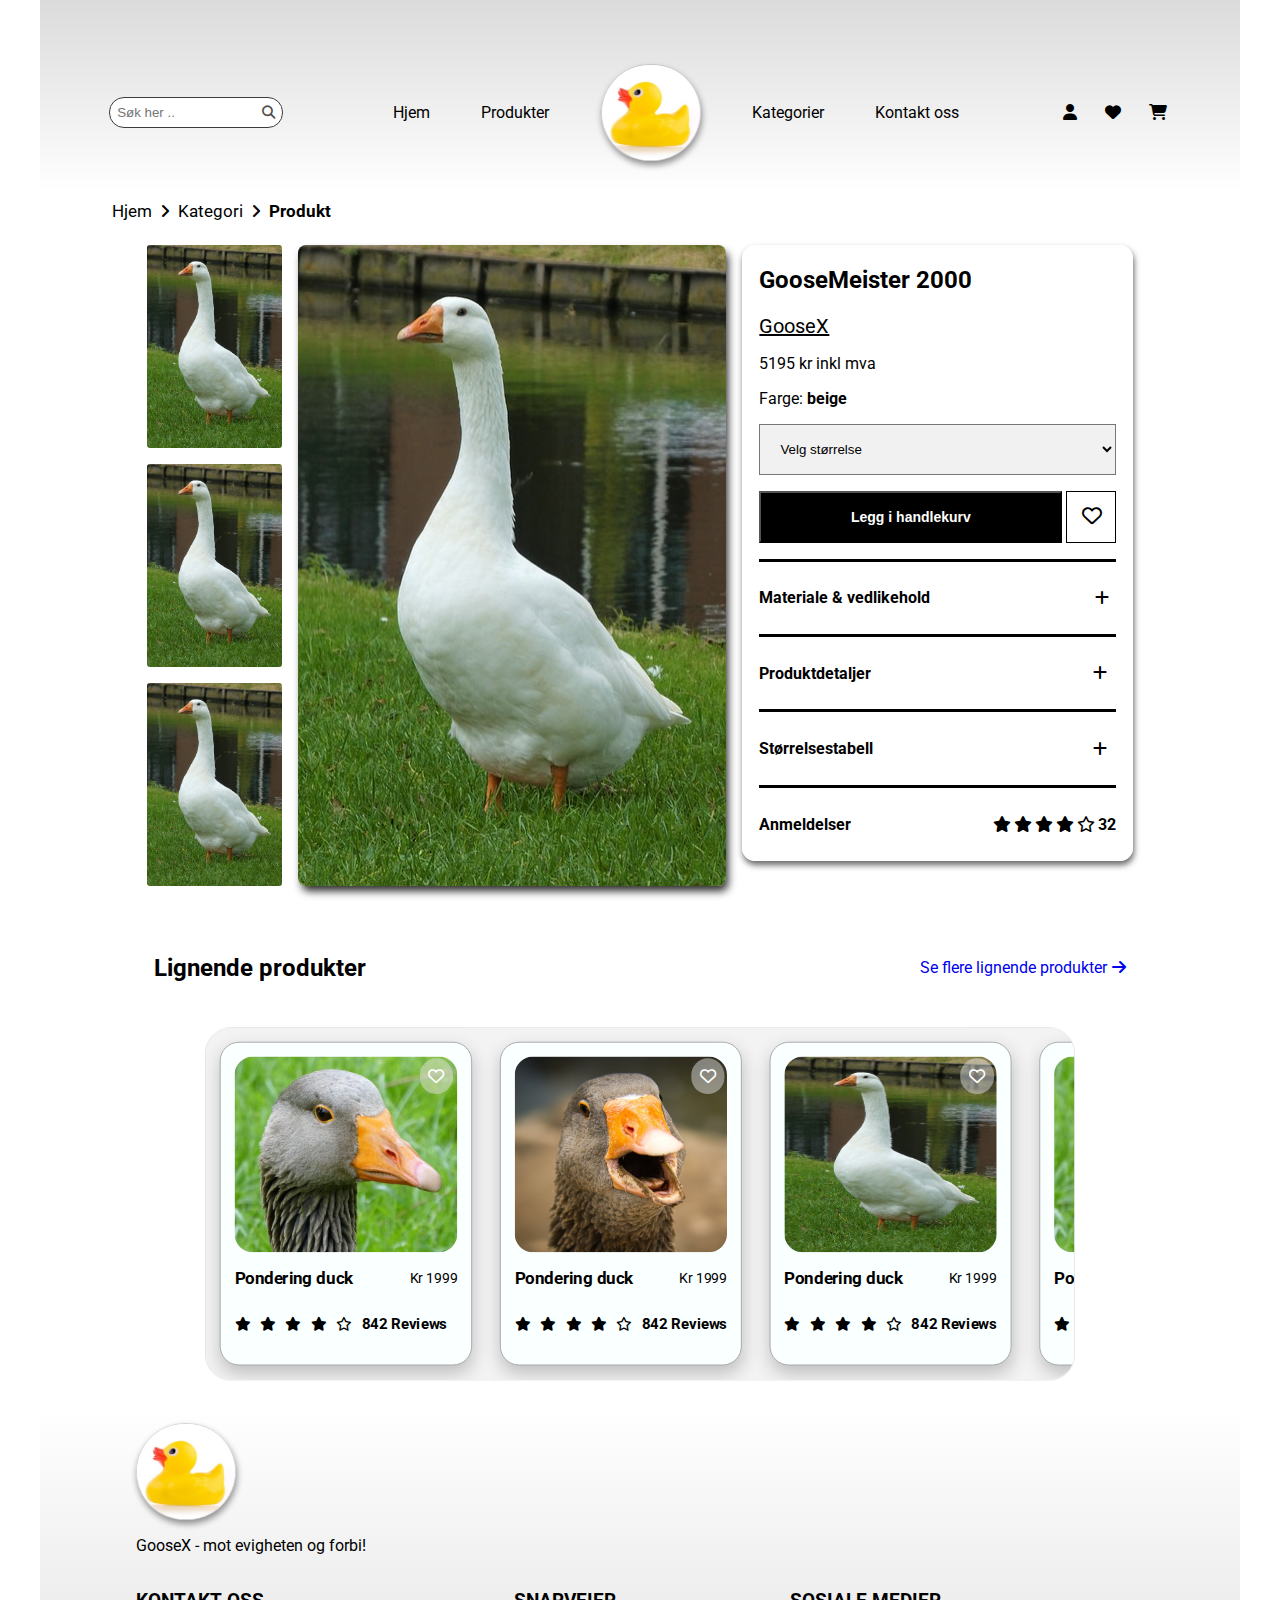
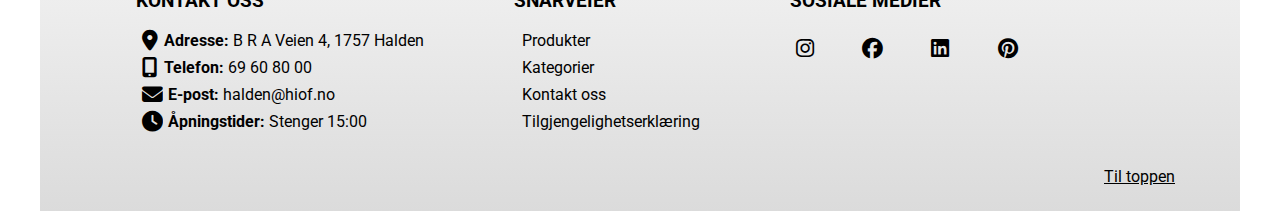
<file: Eksamensmappe/product.html>
<!DOCTYPE html>
<html lang="nb">
<head>
    <meta charset="UTF-8">
    <meta name="viewport" content="width=device-width, initial-scale=1.0">
    <link href="Ikoner/css/fontawesome.css" rel="stylesheet">
    <link href="Ikoner/css/brands.css" rel="stylesheet">
    <link href="Ikoner/css/solid.css" rel="stylesheet">
    <link href="Ikoner/css/regular.css" rel="stylesheet">
    <link rel="preconnect" href="https://fonts.googleapis.com">
    <link rel="preconnect" href="https://fonts.gstatic.com" crossorigin>
    <link href="https://fonts.googleapis.com/css2?family=Roboto:ital,wght@0,100;0,300;0,400;0,500;0,700;0,900;1,100;1,300;1,400;1,500;1,700;1,900&display=swap" rel="stylesheet">
    <link rel="stylesheet" href="css/style.css">
    <title>Eksamen | Produkt</title>
</head>
<body id="product-body">
    <div id="flex-container">
        <header>                                <!-- UU-tiltak:"aria label" og "tabindex" for "usynlig" tab-navigasjon mellom hovedsidene -->
            <aside id="invis-shortcuts">        <!-- som etter hvert går gjennom headeren-->
                <details>
                    <summary>
                        <h1 tabindex="0" aria-label="snarvei meny">snarvei-meny| trykk enter</h1>
                    </summary>
                <ul>
                <li>
                    <details>
                    <summary>
                        Forside
                    </summary>
                    <a href="index.html">1/5 Forsiden</a>
                    <a href="index.html#popular-shortcut">2/5 Populære varer</a>
                    <a href="index.html#category-shortcut">3/5 Kategorier</a>
                    <a href="index.html#review-shortcut">4/5 Anmeldelser</a>
                    <a href="index.htmlfooter-shortcuts">5/5 Footer</a>
                </details></li>
                <li>
                    <details>
                    <summary>
                        produktside
                    </summary>
                    <a href="product.html">1/3 Produkt</a>
                    <a href="product.html#lignende-produkter">2/3 Lignende produkter</a>
                    <a href="product.html#footer-shortcuts">3/3 Footer</a>
                </details>
            </li>
                <li>
                    <details>
                        <summary>
                            Handlevogn
                        </summary>
                        <a href="checkout.html">1/5 Handlekurv</a>
                        <a href="checkout.html#personalia-section">2/5 Dine Opplysninger</a>
                        <a href="checkout.html#delivery-section">3/5 Levering</a>
                        <a href="checkout.html#payment-section">4/5 Betaling</a>
                        <a href="checkout.html#footer-shortcuts">5/5 Footer</a>
                    </details>
                </li>
                </ul>   
                </details>
                </aside>
            <div id="global-header">
                <label for="search-input"></label>
                    <section id="header-search">
                        <form id="search-header-box">
                        <input type="text" id="search-input" placeholder="Søk her .." aria-label="Søkeboks">
                        <button tabindex="0" aria-label="søke-knapp"><i id="search-box-icon" class="fa-solid fa-magnifying-glass"></i></button>
                        </form>
                    </section>
                <nav>
                    <ul>
                        <li><a class="hover" href="index.html" tabindex="0" aria-label="">Hjem</a></li>
                        <li><a class="hover" href="index.html#popular-shortcut" tabindex="0" aria-label="snarvei til produkter">Produkter</a></li>
                        <li><a href="index.html" id="logo" tabindex="0" aria-label="Logo, snarvei til forsiden"><img src="bilder/toy.jpg"  alt="Logo: bilde av badeand"></a></li>
                        <li><a class="hover" href="index.html#category-shortcut" tabindex="0" aria-label="snarvei til kategorier">Kategorier</a></li>
                        <li><a class="hover" href="index.html#contact-shortcut" tabindex="0" aria-label="snarvei til Kontakt-informasjon">Kontakt oss</a></li>
                    </ul>
                </nav>
                <section id="account-direct">
                    <a href="#" tabindex="0" aria-label="snarvei til bruker innstillinger"><i class="fa-solid fa-user"></i></a>
                    <a href="#" tabindex="0" aria-label="snarvei til favoritter"><i class="fa-solid fa-heart"></i></a>
                    <a href="checkout.html" tabindex="0" aria-label="snarvei til handlevogn"><i class="fa-solid fa-cart-shopping"></i></a>
                </section>
            </div>  
        </header>
        <!--       UU-tiltak       -->
        <!-- Mulighet for å gå tilbake til forsiden, kategori, eller hoppe rett opp til toppen igjen -->
        <main class="product-page">
          <section id="product-breadcrumb" tabindex="0" aria-label="brødsmule sti">
            <a href="index.html" tabindex="0" aria-label="lenker til forsiden">Hjem</a>
            <i class="fa-solid fa-angle-right"></i>
            <a href="index.html#category-shortcut" tabindex="0" aria-label="lenker til kategorier på forsiden">Kategori</a>
            <i class="fa-solid fa-angle-right"></i>
            <a href="product.html" tabindex="0" aria-label="lenker til nåværende side"><strong>Produkt</strong></a>
          </section>
          <!--       UU-tiltak       -->
        <!-- Aria labels, aria-describedby, aria-required, tabindexer og bildetekst -->
         <!--  Dette for å gi et "bilde" av hva produktet er og inneholder,
               hjelper kunden med å taste seg igjennom ønskede spesifikkasjoner som størrelse etc   -->
          <article id="main-product" itemscope itemtype="https://schema.org/Product">
            <section id="product-box">
                <section id="small-imgs">
                    <img id="prod-img-1" src="bilder/proud-goose.jpg" alt="bilde: stolt gås">
                    <img id="prod-img-2" src="bilder/proud-goose.jpg" alt="bilde: stolt gås">
                    <img id="prod-img-3" src="bilder/proud-goose.jpg" alt="bilde: stolt gås">
                </section>
                <section id="big-img">
                    <img src="bilder/proud-goose.jpg" alt="bilde: stolt gås" itemprop="image">
                </section>
            </section>
            <section id="product-info-box">
                <h2 tabindex="0" aria-label="produktnavn: xxx" itemprop="name">GooseMeister 2000</h2>
                <a href="index.html" tabindex="0" aria-label="lenking til leverandør: xxx">GooseX</a>
                <p tabindex="0" aria-label="pris: xxxx" itemprop="offers" itemscope itemtype="https://schema.org/Offer"><span itemprop="price">5195</span> kr inkl mva
                <meta itemprop="priceCurrency" content="NOK"></p>
                <p tabindex="0" aria-label="farge: xxxx">Farge: <strong>beige</strong></p>
                <form>   
                <label for="prod-size">
                        <select id="prod-size" class="size-selector" name="size" required tabindex="0" aria-label="størrelsesvelger" aria-required="true">
                            <option value="" selected disabled hidden>Velg størrelse</option>
                            <option value="x-small" tabindex="0" aria-label="x-small">XS</option>
                            <option value="small" tabindex="0" aria-label="small">S</option>
                            <option value="medium" tabindex="0" aria-label="medium">M</option>
                            <option value="large" tabindex="0" aria-label="large">L</option>
                            <option value="x-large" tabindex="0" aria-label="x-large">XL</option>
                        </select>
                    </label>
                    <section id="double-button">
                    <label for="add-button">
                            <input type="submit" name="size" id="add-button" value="Legg i handlekurv" tabindex="0" aria-label="legg-til-knapp">
                    </label>
                        <button id="button-heart" tabindex="0" aria-label="legg til i favoritter"><i class="fa-regular fa-heart"></i></button>
                    </section>
                </form> 
                    <hr>
                    <!--       UU-tiltak       -->
                    <!-- Aria-describedby, aria-expanded, tabindex -->
                    <!-- Opplesning av innhold, samt beskjed om boksen er skjult eller ei   -->
                    <section id="material-box">
                        <details aria-labelledby="mat-main-t">
                            <summary tabindex="0" aria-expanded="false"><h5 id="mat-main-t">Materiale & vedlikehold</h5><i class="fa-solid fa-plus"></i></summary>
                            <ul>
                                <li>Overmateriale: 95% viskose, 5% elastan</li>
                                <li>Materiale ermer: 100% Polyester</li>
                                <li>Materiale: Jersey</li>
                            </ul>
                          </details>
                    </section>
                    <section id="detail-box">
                        <details>
                            <summary aria-labelledby="prod-d">
                                <h5 id="prod-d">Produktdetaljer</h5><i class="fa-solid fa-plus"></i>
                            </summary>
                            <p>
                                Epcot is a theme park at Walt Disney World Resort
                                featuring exciting attractions, international pavilions,
                                award-winning fireworks, and seasonal special events.
                            </p>
                        </details>
                    </section>
                    <section id="size-table">
                        <details>
                            <summary tabindex="0" aria-expanded="false"><h5 id="str-tbl">Størrelsestabell</h5><i class="fa-solid fa-plus"></i></summary>
                            <p aria-describedby="str-tbl">
                               Sjekk hvordan din vanlige størrelse konverterer til andre
                               størrelser i vår størrelsesguide. Husk at dette kun er en
                               generell guide og at størrelsene kan variere i forhold til
                               merke og model
                            </p>
                            <!-- KI skrevet HTML SOM NEVT I DOKUMENTET -->
                               <table aria-labelledby="str-tbl">
                                <thead>
                                    <tr>
                                        <th>EU</th>
                                        <th>INT</th>
                                        <th>BRYST<br>VIDDE</th>
                                        <th>LIV<br>VIDDE</th>
                                        <th>HOFTE<br>MÅL</th>
                                    </tr>
                                </thead>
                                <tbody>
                                    <tr>
                                        <td>32</td>
                                        <td>XXS</td>
                                        <td>76</td>
                                        <td>63</td>
                                        <td>85</td>
                                    </tr>
                                    <tr>
                                        <td>34</td>
                                        <td>XS</td>
                                        <td>80</td>
                                        <td>66</td>
                                        <td>89</td>
                                    </tr>
                                    <tr>
                                        <td>36</td>
                                        <td>S</td>
                                        <td>84</td>
                                        <td>69</td>
                                        <td>93</td>
                                    </tr>
                                    <tr>
                                        <td>38</td>
                                        <td>M</td>
                                        <td>88</td>
                                        <td>72</td>
                                        <td>97</td>
                                    </tr>
                                    <tr>
                                        <td>40</td>
                                        <td>L</td>
                                        <td>92</td>
                                        <td>76</td>
                                        <td>100</td>
                                    </tr>
                                    <tr>
                                        <td>42</td>
                                        <td>XL</td>
                                        <td>96</td>
                                        <td>80</td>
                                        <td>103</td>
                                    </tr>
                                    <tr>
                                        <td>44</td>
                                        <td>XXL</td>
                                        <td>100</td>
                                        <td>85</td>
                                        <td>106</td>
                                    </tr>
                                    <tr>
                                        <td>46</td>
                                        <td>3XL</td>
                                        <td>104</td>
                                        <td>90</td>
                                        <td>109</td>
                                    </tr>
                                    <tr>
                                        <td>48</td>
                                        <td>4XL</td>
                                        <td>110</td>
                                        <td>96.5</td>
                                        <td>114</td>
                                    </tr>
                                    <tr>
                                        <td>50</td>
                                        <td>5XL</td>
                                        <td>116</td>
                                        <td>103</td>
                                        <td>119</td>
                                    </tr>
                                    <tr>
                                        <td>52</td>
                                        <td>6XL</td>
                                        <td>122</td>
                                        <td>109.5</td>
                                        <td>124</td>
                                    </tr>
                                    <tr>
                                        <td>54</td>
                                        <td>7XL</td>
                                        <td>128</td>
                                        <td>116</td>
                                        <td>130</td>
                                    </tr>
                                    <tr>
                                        <td>56</td>
                                        <td>8XL</td>
                                        <td>134</td>
                                        <td>122.5</td>
                                        <td>136</td>
                                    </tr>
                                    <tr>
                                        <td>58</td>
                                        <td>9XL</td>
                                        <td>140</td>
                                        <td>129</td>
                                        <td>142</td>
                                    </tr>
                                    <tr>
                                        <td>60</td>
                                        <td>10XL</td>
                                        <td>146</td>
                                        <td>135.5</td>
                                        <td>148</td>
                                    </tr>
                                </tbody>
                            </table>
                            <!-- KI-KODE STOPP-->
                          </details>
                    </section>
                    <section id="anmeldelser">
                        <!--       UU-tiltak       -->
                        <!--  aria-labels, aria-describedby, tabindexer for gjennomgang av anmeldelse   -->
                        <details>
                            <summary >
                                <h5 tabindex="0">Anmeldelser</h5>
                                    <span id="icon-rate" tabindex="0" aria-label="score: 4/5. antall reviews: 32">
                                        <i class="fa-solid fa-star"></i>
                                        <i class="fa-solid fa-star"></i>
                                        <i class="fa-solid fa-star"></i>
                                        <i class="fa-solid fa-star"></i>
                                        <i class="fa-regular fa-star"></i>
                                        32
                                    </span>
                            </summary>
                            <section id="rober-box">
                                <section>
                                    <p id="review-author" tabindex="0" aria-label="forfatter av anmeldelse og dato: (dato)">
                                        Rober Labrador
                                        <br><br>
                                        2024-10-02</p>
                                        <br><br>
                                </section>
                                <section id="rober-rating" tabindex="0" aria-label="score: 3 av 5">
                                    <i class="fa-solid fa-star"></i>
                                    <i class="fa-solid fa-star"></i>
                                    <i class="fa-solid fa-star"></i>
                                    <i class="fa-regular fa-star"></i>
                                    <i class="fa-regular fa-star"></i>   
                                </section>
                                <br>
                                <p tabindex="0" aria-describedby="review-author">Nam libero tempore, com soluta nobis est eligendi
                                   optio cumque nihil impedit quo minus id quod.</p>
                            </section>   
                        </details>
                    </section>
                </section>
          </article>
                                      
          <section id="similar-products-header">
            <h2 id="lignende-produkter">Lignende produkter</h2>
            <a href="index.html#popular-shortcut" aria-label="lenker tilbake til forsiden">Se flere lignende produkter<i class="fa-solid fa-arrow-right"></i></a>
          </section>
                                                            <!--      UU-tiltak      -->
                                    <!--   Aria-labels og tabindexer: relativt små og konkrete
                                           artikler her, så har prøvd å tatt produktnavn, pris å knapper på alle kortene   -->  
          <section id="similar-container">
            <article class="similar-card" itemscope itemtype="https://schema.org/Product">
                <img src="bilder/pondering-goose.png" alt="bilde av undrende gås" itemprop="image">
                <section class="similar-card-head">
                    <a href="product.html" itemprop="url"><strong itemprop="name">Pondering duck</strong></a>
                    <p tabindex="0" aria-label="pris: 1999 kr">
                        <span itemprop="offers" itemscope itemtype="https://schema.org/Offer">
                            <span itemprop="priceCurrency" content="NOK">Kr </span>
                        <span itemprop="price" content="1999">1999</span></span></p>
                </section>
                <section class="similar-rate"  tabindex="0" aria-label="score: 4/5" itemprop="aggregateRating" itemscope itemtype="https://schema.org/AggregateRating">
                    <meta itemprop="ratingValue" content="4">
                    <meta itemprop="reviewCount" content="842">
                    <i class="fa-solid fa-star"></i>
                    <i class="fa-solid fa-star"></i>
                    <i class="fa-solid fa-star"></i>
                    <i class="fa-solid fa-star"></i>
                    <i class="fa-regular fa-star"></i>
                    <p tabindex="0" aria-label="antall reviews: 842" itemprop="reviewCount">842 Reviews</p>
                </section>
                <button class="product-fave-button" tabindex="0" aria-label="legg til vare i favoritter"><i class="fa-regular fa-heart"></i></button>
            </article>
            <article class="similar-card" itemscope itemtype="https://schema.org/Product">
                <img src="bilder/angrygoose.png" alt="bilde av gås" itemprop="image">
                <section class="similar-card-head">
                    <a href="product.html" tabindex="0" aria-label="produktnavn" itemprop="url"><strong itemprop="name">Pondering duck</strong></a>
                    <p tabindex="0" aria-label="pris: 1999 kr">
                        <span itemprop="offers" itemscope itemtype="https://schema.org/Offer">
                            <span itemprop="priceCurrency" content="NOK">Kr </span>
                        <span itemprop="price" content="1999">1999</span></span></p>
                </section>
                <section class="similar-rate"  tabindex="0" aria-label="score: 4/5" itemprop="aggregateRating" itemscope itemtype="https://schema.org/AggregateRating">
                    <meta itemprop="ratingValue" content="4">
                    <meta itemprop="reviewCount" content="842">
                    <i class="fa-solid fa-star"></i>
                    <i class="fa-solid fa-star"></i>
                    <i class="fa-solid fa-star"></i>
                    <i class="fa-solid fa-star"></i>
                    <i class="fa-regular fa-star"></i>
                    <p tabindex="0" aria-label="antall reviews: 842" itemprop="reviewCount">842 Reviews</p>
                </section>
                <button class="product-fave-button" tabindex="0" aria-label="legg til vare i favoritter"><i class="fa-regular fa-heart"></i></button>
            </article> 
            <article class="similar-card" itemscope itemtype="https://schema.org/Product">
                <img src="bilder/proud-goose.jpg" alt="bilde av gås" itemprop="image">
                <section class="similar-card-head">
                    <a href="product.html" tabindex="0" aria-label="produktnavn" itemprop="url"><strong itemprop="name">Pondering duck</strong></a>
                    <p tabindex="0" aria-label="pris: 1999 kr">
                        <span itemprop="offers" itemscope itemtype="https://schema.org/Offer">
                            <span itemprop="priceCurrency" content="NOK">Kr </span>
                        <span itemprop="price" content="1999">1999</span></span></p>
                </section>
                <section class="similar-rate"  tabindex="0" aria-label="score: 4/5" itemprop="aggregateRating" itemscope itemtype="https://schema.org/AggregateRating">
                    <meta itemprop="ratingValue" content="4">
                    <meta itemprop="reviewCount" content="842">
                    <i class="fa-solid fa-star"></i>
                    <i class="fa-solid fa-star"></i>
                    <i class="fa-solid fa-star"></i>
                    <i class="fa-solid fa-star"></i>
                    <i class="fa-regular fa-star"></i>
                    <p tabindex="0" aria-label="antall reviews: 842" itemprop="reviewCount">842 Reviews</p>
                </section>
                <button class="product-fave-button" tabindex="0" aria-label="legg til vare i favoritter"><i class="fa-regular fa-heart"></i></button>
            </article>
            <article class="similar-card" itemscope itemtype="https://schema.org/Product">
                <img src="bilder/pondering-goose.png" alt="bilde av gås" itemprop="image">
                <section class="similar-card-head">
                    <a href="product.html" tabindex="0" aria-label="produktnavn" itemprop="url"><strong itemprop="name">Pondering duck</strong></a>
                    <p tabindex="0" aria-label="pris: 1999 kr">
                        <span itemprop="offers" itemscope itemtype="https://schema.org/Offer">
                            <span itemprop="priceCurrency" content="NOK">Kr </span>
                        <span itemprop="price" content="1999">1999</span></span></p>
                </section>
                <section class="similar-rate"  tabindex="0" aria-label="score: 4/5" itemprop="aggregateRating" itemscope itemtype="https://schema.org/AggregateRating">
                    <meta itemprop="ratingValue" content="4">
                    <meta itemprop="reviewCount" content="842">
                    <i class="fa-solid fa-star"></i>
                    <i class="fa-solid fa-star"></i>
                    <i class="fa-solid fa-star"></i>
                    <i class="fa-solid fa-star"></i>
                    <i class="fa-regular fa-star"></i>
                    <p tabindex="0" aria-label="antall reviews: 842" itemprop="reviewCount">842 Reviews</p>
                </section>
                <button class="product-fave-button" tabindex="0" aria-label="legg til vare i favoritter"><i class="fa-regular fa-heart"></i></button>
            </article>
            <article class="similar-card" itemscope itemtype="https://schema.org/Product">
                <img src="bilder/angrygoose.png" alt="bilde av gås" itemprop="image">
                <section class="similar-card-head">
                    <a href="product.html" tabindex="0" aria-label="produktnavn" itemprop="url"><strong itemprop="name">Pondering duck</strong></a>
                    <p tabindex="0" aria-label="pris: 1999 kr">
                        <span itemprop="offers" itemscope itemtype="https://schema.org/Offer">
                            <span itemprop="priceCurrency" content="NOK">Kr </span>
                        <span itemprop="price" content="1999">1999</span></span></p>
                </section>
                <section class="similar-rate"  tabindex="0" aria-label="score: 4/5" itemprop="aggregateRating" itemscope itemtype="https://schema.org/AggregateRating">
                    <meta itemprop="ratingValue" content="4">
                    <meta itemprop="reviewCount" content="842">
                    <i class="fa-solid fa-star"></i>
                    <i class="fa-solid fa-star"></i>
                    <i class="fa-solid fa-star"></i>
                    <i class="fa-solid fa-star"></i>
                    <i class="fa-regular fa-star"></i>
                    <p tabindex="0" aria-label="antall reviews: 842" itemprop="reviewCount">842 Reviews</p>
                </section>
                <button class="product-fave-button" tabindex="0" aria-label="legg til vare i favoritter"><i class="fa-regular fa-heart"></i></button>
            </article>
            <article class="similar-card" itemscope itemtype="https://schema.org/Product">
                <img src="bilder/proud-goose.jpg" alt="bilde av gås" itemprop="image">
                <section class="similar-card-head">
                    <a href="product.html" tabindex="0" aria-label="produktnavn" itemprop="url"><strong itemprop="name">Pondering duck</strong></a>
                    <p tabindex="0" aria-label="pris: 1999 kr">
                        <span itemprop="offers" itemscope itemtype="https://schema.org/Offer">
                            <span itemprop="priceCurrency" content="NOK">Kr </span>
                        <span itemprop="price" content="1999">1999</span></span></p>
                </section>
                <section class="similar-rate"  tabindex="0" aria-label="score: 4/5" itemprop="aggregateRating" itemscope itemtype="https://schema.org/AggregateRating">
                    <meta itemprop="ratingValue" content="4">
                    <meta itemprop="reviewCount" content="842">
                    <i class="fa-solid fa-star"></i>
                    <i class="fa-solid fa-star"></i>
                    <i class="fa-solid fa-star"></i>
                    <i class="fa-solid fa-star"></i>
                    <i class="fa-regular fa-star"></i>
                    <p tabindex="0" aria-label="antall reviews: 842" itemprop="reviewCount">842 Reviews</p>
                </section>
                <button class="product-fave-button" tabindex="0" aria-label="legg til vare i favoritter"><i class="fa-regular fa-heart"></i></button>
            </article>
        </section>
        </main>
        <footer>
            <!--       UU-tiltak       -->
            <!-- Tab-dirigering og opplesning for kontaktinfo -->
           <section id="footer-logo" itemscope itemtype="https://schema.org/Organization">
               <a href="index.html"><img src="bilder/toy.jpg" alt="logo, bilde av and" id="footer-img"></a>
               <p><span itemprop="name">GooseX</span> - mot evigheten og forbi!</p>
           </section>
           <section id="info-section">
               <section>
                   <h3 id="contact-shortcut" tabindex="0" aria-label="kontakt informasjon">KONTAKT OSS</h3>
                   <ul>
                       <li tabindex="0" aria-label="adresse"><i class="fa-solid fa-location-dot"></i><strong>Adresse: </strong>B R A Veien 4, 1757 Halden</li>
                       <li tabindex="0" aria-label="telefon"><i class="fa-solid fa-mobile-screen-button"></i><strong>Telefon: </strong>69 60 80 00</li>
                       <li tabindex="0" aria-label="epost"><i class="fa-solid fa-envelope"></i><strong>E-post: </strong><a href="mailto:halden@hiof.no">halden@hiof.no</a></li>
                       <li tabindex="0" aria-label="åpningstider"><i class="fa-solid fa-clock"></i><strong>Åpningstider: </strong>Stenger 15:00</li>
                   </ul>
               </section>
               <!-- UU-tiltak -->
                <!-- Snarvei linker for nåværende side og produktside  -->
               <section id="footer-shortcuts">
                   <h3 tabindex="0" aria-label="snarvei linker">SNARVEIER</h3>
                   <ul>
                       <li><a href="index.html#popular-shortcut" tabindex="0" aria-label="snarvei til produkter">Produkter</a></li>
                       <li><a href="index.html#category-shortcut" tabindex="0" aria-label="snarvei til kategorier">Kategorier</a></li>
                       <li><a href="#contact-shortcut"  tabindex="0" aria-label="snarvei til kontaktinformasjon">Kontakt oss</a></li>
                       <li><a href="Tilgjengelighetserklering/UTFYLLT_WCAG-sjekkliste_for_utfylling_av_tilgjengelighetserklæring_for_nettløsning_24.01.2024.xlsx">Tilgjengelighetserklæring</a></li>
                   </ul>
               </section>
               <!-- UU-tiltak -->
                <!-- Opplesning og lenking til "GooseX" sosiale medier -->
               <section>
                   <h3 tabindex="0" aria-label="linking til sosiale medier">SOSIALE MEDIER</h3>
                   <ul id="social-media-icon">
                       <li><a href="https://www.instagram.com/" tabindex="0" aria-label="link til instagram"><i class="fa-brands fa-instagram"></i></a></li>
                       <li><a href="https://www.facebook.com/" tabindex="0" aria-label="link til facebook"><i class="fa-brands fa-facebook"></i></a></li>
                       <li><a href="https://www.linkedin.com/home" tabindex="0" aria-label="link til LinkedIn"><i class="fa-brands fa-linkedin"></i></a></li>
                       <li><a href="https://no.pinterest.com/" tabindex="0" aria-label="link til pinterest"><i class="fa-brands fa-pinterest"></i></a></li>
                   </ul>
               </section>
           </section>
           <!-- UU-tiltak -->
            <!-- Snarvei link til "usynlig"-snarvei-boks i toppen av nettsiden for tab-navigering mellom sidene -->
           <aside id="shortcut-position-box">
            <a href="#invis-shortcuts" id="shortcut-top" tabindex="0" aria-label="snarvei til toppen/snarvei-meny">Til toppen</a>
           </aside>
       </footer>
    </div>
</body>
</html>
</file>
<file: Eksamensmappe/css/style.css>
* {
    box-sizing: border-box;
}

html{
    font-family: roboto;
    max-width: 100%;
    height: 100%;
    overflow-x: hidden;
}



body{
    display: flex;
    flex-direction: column;
    align-items: center;
    justify-content: flex-start;
    margin: 0;
    padding: 0;
    width: 100%;
    overflow: hidden;
    font-size: 1rem;
}

main{
    width: 100%;
    justify-items: center;
    overflow-x: hidden;
}

h1{
    text-align: center;
}

#flex-container{
    display: flex;
    flex-direction: column;
    width: 100%;
    max-width: 1200px;
}

#search-box{
    border-radius: 20px;
    padding: 5px 10px;
    font-size: 13px;
    color: #333;
    align-items: center;
    border: 1px solid #5e5e5e;

}

header {
    width: 100%;
    background-color: #f9f9f9;
    padding: 1rem 0;
    background-image: linear-gradient(#dbdbdb, #ffffff);

    button{
        position: relative;
        background: none;
        border: none;
        right: 19%;
        width: 0px;
        padding: 7px;

        #search-box-icon{
            color: #4f4f4f;
            width: 10px;
        }
}


}

#global-header{
    display: flex;
    align-items: center;
    justify-content: center;
    width: 100%;
    gap: 5rem;
    flex-wrap: wrap;
    box-sizing: border-box;
    margin-top: 2rem;
    

    input{
        border-radius: 15px;
        border: 1.2px solid #3c3c3c;
        width: 174px;
        padding: 7px;
    }

    img{
        border-radius: 200px;
        width: 100px;
        border: 1px solid #7d7d7d4f;
        justify-self: center;
        display: flex;
        box-shadow: 1px 4px 6px 0px #909090;
        transition-duration: 0.4s;
        cursor: pointer;

    }



    label{
        display: none;
    }

    #logo{
            font-size: 40px;
            padding: 0;
            align-self: center;
        
    }
    ul{
        list-style: none;
        display: flex;
        padding: 0;
        gap: 1.2rem;
        align-items: center;
        margin: 0;

        li{
            padding: 1rem;
            font-size: 1rem;
            white-space: nowrap;
            margin: 0;

            
        }
        
        

        a{
            color: black;
            text-decoration: none;
            align-items: center;

        }
    }

    i{
        color: black;
        padding: 0.5rem;
        align-items: center;
        padding-right: 1rem;
        transition-duration: 0.3s;
    }

    #header-search{
        display: flex;
        margin-left: 12px;
    }

    #search-header-box{
        display: flex;
        align-items: center;
    }

}


#global-header i:hover{
    scale: 1.4;
}

#global-header ul a{
    cursor: pointer;
}

#global-header ul a:hover{
    text-decoration: underline;
}

#global-header img:hover{
    scale: 1.05;
}

#scroll-banner{
    position: relative;
    display: flex;
    align-items: center;
    justify-content: center;
    margin-top: 3rem;
    margin-bottom: 4rem;
}

#banner-arrow-left{
    position: absolute;
    z-index: 23;
    top: 43%;
    left: 3%;
    padding: 1rem;
    background: #e6e6e64d;
    border-radius: 27px;
}

#banner-arrow-right{
    position: absolute;
    z-index: 23;
    top: 43%;
    right: 3%;
    padding: 1rem;
    background: #e6e6e64d;
    border-radius: 27px;
}

#scroll-container {
    
    align-items: center;
    flex-direction: row;
    flex-wrap: wrap;
    background-color: #333;
    overflow-x: scroll;
    overflow-y: hidden;
    white-space: nowrap;
    border-radius: 30px;
    max-width: 660px;
    width: 100%;
    box-sizing: border-box;
    margin: 0 auto;
    scroll-behavior: smooth;
    transition: transform 0.5s ease-in-out;
    box-shadow: 10px 6px 20px 1px #8f8d8d;
}
  
#scroll-container img {
    flex-shrink: 2; 
    border-radius: 40px;
    max-height: 390px;
}

#banner-card{
    position: relative;
    display: inline-flex;
    text-align: center;
    max-width: 100%;
    overflow: hidden;
    justify-content: center;
    top: 4.5%;

    img{
        height: 390px;
    }

    .banner-card-title{
        position: absolute;
        top: 5%;
        right: 10%;
        background-color: black;
        color: #cfcfcf;
        padding: 0.5rem;
        flex-wrap: wrap;
        white-space: normal;
        justify-content: right;
        text-align: right;
    }
    
    .banner-card-text{
        position: absolute;
        top: 20%;
        right: 10%;
        flex-wrap: wrap;
        white-space: normal;
        justify-content: right;
        text-align: right;
        width: 140px;
        color: white;
        background-color: black;
        padding-right: 10px;
    }

    .banner-card-button{
        width: auto;
        height: auto;
        position: absolute;
        top: 75%;
        right: 10%;
        color: black;
        background-color: white;
        padding: 0.6rem;
        border-radius: 40px;
        text-decoration: none;
        display: flex;
        transition-duration: 0.5s;
        cursor: pointer;
    }
}

.banner-card, .banner-card-button:hover{
    scale: 1.1;
}

#banner-card2{
    position: relative;
    display: inline-flex;
    text-align: center;
    max-width: 100%;
    overflow: hidden;
    justify-content: center;
    top: 4.5%;

    .banner-card-title{
        position: absolute;
        top: 5%;
        right: 10%;
        background-color: black;
        color: #cfcfcf;
        padding: 0.5rem;
        flex-wrap: wrap;
        white-space: normal;
        justify-content: right;
        text-align: right;
        padding-right: 10px;
    }
    
    .banner-card-text{
        position: absolute;
        top: 20%;
        right: 10%;
        flex-wrap: wrap;
        white-space: normal;
        justify-content: right;
        text-align: right;
        width: 140px;
        color: white;
        background-color: black;
        padding-right: 10px;
    }

    .banner-card-button{
        width: auto;
        height: auto;
        position: absolute;
        top: 75%;
        right: 10%;
        color: black;
        background-color: white;
        padding: 0.6rem;
        border-radius: 40px;
        text-decoration: none;
        display: flex;
        transition-duration: 0.5s;
        cursor: pointer;
    }

}

#banner-card3{
    position: relative;
    display: inline-flex;
    text-align: center;
    max-width: 100%;
    overflow: hidden;
    justify-content: center;
    top: 4.5%;

    .banner-card-title{
        position: absolute;
        top: 5%;
        right: 10%;
        background-color: black;
        color: #cfcfcf;
        padding: 0.5rem;
        flex-wrap: wrap;
        white-space: normal;
        justify-content: right;
        text-align: right;
    }
    
    .banner-card-text{
        position: absolute;
        top: 20%;
        right: 10%;
        flex-wrap: wrap;
        white-space: normal;
        justify-content: right;
        text-align: right;
        width: 140px;
        color: white;
        background-color: black;
        padding-right: 10px;
    }

    .banner-card-button{
        width: auto;
        height: auto;
        position: absolute;
        top: 75%;
        right: 10%;
        color: black;
        background-color: white;
        padding: 0.6rem;
        border-radius: 40px;
        text-decoration: none;
        display: flex;
        transition-duration: 0.5s;
        cursor: pointer;
    }

}

#filter-button-section{
    padding-top: 2rem;
    flex-wrap: wrap;
    display: flex;
    justify-content: center;

    a{
        margin: 0.5rem;
        padding: 10px 20px;
        border: 1.4px solid #000;
        border-radius: 20px;
        color: black;
        font-size: 16px;
        box-sizing: border-box;
        text-decoration: none;
        box-shadow: 1px 4px 6px 0px #e1e1e1;
        transition-duration: 0.1s;
        cursor: pointer;
    }

    a:hover{
        color: white;
        background-color: black;
        scale: 1.1;
        box-shadow: 1px 4px 6px 0px #2e2e2e;
        
    }

    #filter-default{
        color: white;
        background-color: #000;
    }
}





#popular-header{
    text-align: center;
}


#popular-article-section{
    display: flex;
    justify-content: space-between;
    flex-wrap: wrap;
    gap: 1rem;
    place-content: center;
    padding-bottom: 1rem;
    max-width: 1200px;
    margin-bottom: 5rem;

    a{
        color: black;
        text-decoration: none;
        text-decoration: none;
    }

    
    .popular-article{
        max-width: 350px;
        min-width: 200px;
        width: 100%;
        border-radius: 20px;
        margin-left: 1rem;
        margin-right: 1rem;
        max-height: 407px;
        

        img{
            height: 100%;
            width: 100%;
            display: flex;
            place-self: center;
            border-radius: 22px;
            max-height: fit-content;
        }

        .fave-article-button{
            padding: 0.6rem;
            background: #a1a1a1;
            border-radius: 22px;
            border: none;
            position: relative;
            top: 10%;
            left: 89%;
            transition-duration: 0.3s;
            cursor: pointer;
            color: white;
        
            i{
                scale: 1.4;
            }
        }


        .fave-article-button:hover{
            background-color: pink;
        }

        .popular-article-text{
            display: flex;
            justify-content: space-between;
            align-items: center;
        }

        .popular-article-rating{
            display: flex;
            justify-content: flex-start;
            gap: 0.4rem;
            align-items: center;
        }

    }

}

#popular-categories{
    display: grid;
    grid-template-columns: repeat(3, 1fr);
    grid-template-rows: auto repeat(2, 1fr);
    gap: 1rem;
    max-width: 1164px;
    padding: 1rem;
    margin: 3rem;
    width: 100%;
    height: auto;
    max-height: 580px;

    p{
        font-size: large;
    }
    

}




#cat1, #cat2, #cat3, #cat4, #cat5{
    border-radius: 10px;
    display: flex;
    flex-wrap: wrap;
    justify-content: center;
    align-items: center;
    width: 100%;
    box-shadow: 1px 4px 6px 0px #191919cf;
    border: 1px solid #a0a0a0;
    

    img{
        width: 100%;
        height: 100%;
        filter: blur(1.1px);
        border-radius: 8px;
        transition-duration: 0.4s;
        cursor: pointer;
    }

    p{
        position: absolute;
        z-index: 1;
        color: white;
        background-color: black;
        padding: 0.5rem;
        border-radius: 20px;
    }

}



#cat1{
    max-width: 386px;
    grid-column: 1/2;
    grid-row: 1;
    height: 200px;
    
    
    img{
        max-width: 386px;
        transition-duration: 0.4s;
        cursor: pointer;
    }
}

#cat1 img:hover{
    scale: 1.05;
    filter: blur(0px);
}

#cat2{
    height: 200px;
    max-width: 386px;
    grid-column: 2/3;
    grid-row: 1;
    transition-duration: 0.4s;
    cursor: pointer;
    
}

#cat2 img:hover{
    scale: 1.05;
    filter: blur(0px);
}

#cat3{
    max-width: 386px;
    grid-column: 3 / 4;
    grid-row: 1 / 3;
    height: auto;
    transition-duration: 0.4s;
    cursor: pointer;

    img{
        height: 100%;
    }
}

#cat3 img:hover{
    scale: 1.05;
    filter: blur(0px);
}

#cat4{
    max-width: 864px;
    grid-column: 1 / 3;
    grid-row: 2 / 4;
    transition-duration: 0.4s;
    cursor: pointer;

    img{
        height: 100%;
    }
}

#cat4 img:hover{
    scale: 1.02;
    filter: blur(0px);
}

#cat5{
    height: 200px;
    max-width: 386px;
    grid-column: 3/4;
    grid-row: 3;
    transition-duration: 0.4s;
    cursor: pointer;
}

#cat5 img:hover{
    scale: 1.05;
    filter: blur(0px);
}


#reviews-container{
    display: flex;
    gap: 2rem;
    justify-content: start;
    overflow-x: scroll !important;
    overflow-y: hidden;
    border-radius: 30px;
    width: 100%;
    max-width: 850px;
    border: 1px solid #8585851f;
    padding-left: 1rem;
    padding-right: 1rem;
    height: 480px;
    -ms-overflow-style: scrollbar; 
    /*scrollbar-width: thin;
    scroll-behavior: smooth;*/
    box-sizing: border-box;
}

/*  KI-KODE nevnt i word-dokumentet HER  */

#reviews-container::-webkit-scrollbar{
    display: block;
}

#reviews-container {
    overflow-x: auto; /* Horisontal scrolling */
    overflow-y: hidden; /* Skjul vertikal scrollbar */
    scrollbar-width: thin; /* Tynn scrollbar for Firefox */
    scrollbar-color: #333 #ccc; /* Farger for scrollbar */
}

#reviews-container::-webkit-scrollbar {
    height: 10px; /* Høyde for horisontal scrollbar */
    width: 0px; /* Ingen vertikal scrollbar */
}

#reviews-container::-webkit-scrollbar-thumb {
    background-color: #333; /* Farge på "tommel" */
    border-radius: 10px; /* Gjør scrollbaren rund */
}

#reviews-container::-webkit-scrollbar-track {
    background-color: #ccc; /* Farge på bakgrunnen */
    border-radius: 10px;
}

/*  KI-KODE STOPP    */


.review-card{
        
        width: 289px;
        place-content: center;
        display: grid;
        border: 1px solid #fff9f9;
        padding: 10px;
        border-radius: 20px;
        box-shadow: 1px 9px 20px 0px #c0c0c0;
        
        align-self: center;
        
        img{
            width: 200px;
            place-self: center;
            border-radius: 5px;
        }

        a{
            color: black;
            font-style: bold;
            text-decoration: none;
            margin-bottom: 13px;
        }

    }


footer{
    align-content: center;
    background-color: #cfcfcf;
    flex-wrap: wrap;
    background-image: linear-gradient(#ffffff, #dbdbdb);
    padding-bottom: 3rem;

    #footer-img{
        border-radius: 200px;
        width: 100px;
        border: 1px solid #7d7d7d4f;
        display: flex;
        box-shadow: 1px 4px 6px 0px #909090;
    }
    



    #footer-logo{
        padding-left: 6rem;
        padding-top: 1rem;
    }

    #info-section{
        display: flex;
        padding-left: 6rem;
        padding-right: 13rem;
        justify-content: space-between;
        gap: 1rem;
        white-space: nowrap;
      

        ul{
            list-style: none;
            padding: 0;
            margin-bottom: 2rem;
            gap: 1.8rem;


            

            li{
                margin: 0.5rem;

                i{
                    margin-right: 8px;
                    transition-duration: 0.2s;
                    scale: 1.3;
                }
            }

            a{
                color: black;
                text-decoration: none;
            }
        }
    }

#social-media-icon i:hover{
    scale: 1.5;
}


    #social-media-icon{
            display: flex;
            justify-self: center;
            gap: 0.7rem;
            white-space: nowrap;
            margin: 0;
    }




}

#footer-shortcuts a:hover{
    text-decoration: underline;
}

/*==============================*/
/* checkout.html CSS ned her!!! */

#checkout-box{
    justify-content: center;
    text-align: left;
    max-width: 900px;



}

.checkout-h2{

    padding-left: 1rem;
    width: 100%;
    
}


h3{
    text-align: left;
}


#breadcrumb{
    padding: 0.5rem;
    font-size: 18px;
    
    a{
        text-decoration: none;
    }

    a:hover{
        text-decoration: underline;
    }

    i{
        padding-right: 10px;
    }
}


#shopping-cart {
    display: flex;
    flex-wrap: wrap; 
    justify-content: center; 
    gap: 1rem; 
    width: 100%; 
    max-width: 1200px;
    border: 1px solid #d7d678;
    border-radius: 10px;
    padding-bottom: 1.5rem;
    margin-bottom: 1rem;
  }
  
  .shopping-ware {
    display: flex;
    flex-direction: row; 
    flex-wrap: wrap; 
    align-items: center; 
    width: 100%;
    max-width: 800px;
    padding: 1rem;
    border: 1px solid #ddd;
    border-radius: 10px;
    box-shadow: 6px 7px 10px 0px #5d5d5d73;
    margin-left: 1rem;
    margin-right: 1rem;
    
    a{
        color: #000;
        text-decoration: none;
        font-weight: bold;
        font-size: 16px;
    }

  }
  
  .shopping-ware img {
    flex: 0 0 200px; 
    max-width: 200px;
    height: auto;
    margin-right: 1rem;
    border-radius: 8px;
  }

  .shopping-ware-info{
    text-align: left;
    padding-top: 1rem;
  }

  
  

  .ware-form{
    padding-top: 1rem;
    align-items: center;

    padding: 0.5rem;
    
    input{
        padding: 9px;
        text-align: center;
        width: 58px;
        border: 1px solid #c6c1c1;
        border-radius: 5px;
    }

    form {
        display: flex;
        min-width: 150px; 
        margin-right: 1rem;
      }

    select{
        height: 35px;
        width: 55px;
        text-align: center;
        border: 1px solid #c6c1c1;
        border-radius: 5px;
    }

    label{
        padding-left: 1rem;
        padding-right: 1rem;
    }
  }
  
  .ware-text {
    flex: 1 1 250px; 
  }
  
  .ware-icon {
    padding: 1rem;
    display: flex;
    justify-content: space-between;
    gap: 2rem;
    align-items: center;
  }

  .fave-button{
    color: black;
    background-color: white;
    border: none;
    height: 28px;
    width: 28px;
    border-radius: 15px;
    transition-duration: 0.2s;
    cursor: pointer;

    i{
        scale: 1.2;
    }
  }

  .fave-button:hover{
    background-color: #ff7b92;
  }

#personalia-section{
    display: flex;
    flex-wrap: wrap;
    justify-content: center;
    gap: 1rem;
    width: 100%;
    max-width: 1200px;
    margin: 0 auto;
    border: 1px solid #d7d678;
    border-radius: 10px;
    padding-bottom: 1.5rem;
    padding-top: 1rem;

    #lagre{
        color: white;
        background-color: black;
        font-size: large;
    }

    input{
        padding: 10px;
        border: 1px solid #b2b2b2;
        border-radius: 3px;
        width: 100%;
        margin-bottom: 1rem;
    }

    form{
        display: unset;
        max-width: 750px;
        padding-left: 1rem;
        padding-right: 1rem;
        width: 100%;
    
        a{
            display: flex;
            justify-content: center;
        }
    }

    #for-etter-navn{
        display: flex;
    
        #f-navn{
            width: 100%;
        }
    
        #e-navn{
            width: 100%;
        }

    }

    #post-sted-nr{
        display: flex;
        justify-content: space-between;
    }

    #postnr{
        width: 100%;
    }

    #post-place{
        width: 100%;
    }
}

#delivery-section{
    display: flex;
    flex-wrap: wrap;
    justify-content: center;
    width: 100%;
    max-width: 1200px;
    margin: 0 auto;
    border: 1px solid #d7d678;
    border-radius: 10px;
    padding-bottom: 1.5rem;
    margin-top: 1rem;
    margin-bottom: 1rem;
}



#deliv-box{
    display: flex;
    gap: 1rem;
    flex-direction: column;
    max-width: 750px;

    h4{
        font-size: large;
        font-weight: bold;
    }

    .deliv-time{
        color: #034d0f;
        font-weight: 900;
        
    }

}

label {
    cursor: pointer;
}



#deliv-express{
    max-width: 800px;
    border: 1px solid black;
    padding: 1rem;
    border-radius: 7px;
    transition-duration: 0.15s;
}

#deliv-express:hover{
    background-color: #f1f9ff;
    scale: 1.05;
    box-shadow: 0px 7px 11px -4px #05050573;
}



#deliv-top-flex{
    align-items: center;
    display: flex;
    justify-content: space-between;
    height: 10px;

    #deliv-top-right{
        align-items: center;
        display: flex;
        gap: 5px;
        white-space: nowrap;
        height: 30px;
    }

}




#deliv-pakke{
    max-width: 800px;
    border: 1px solid black;
    padding: 1rem;
    border-radius: 7px;
    transition-duration: 0.15s;
    cursor: pointer;
}

#deliv-pakke:hover{
    background-color: #f1f9ff;
    scale: 1.05;
    box-shadow: 0px 7px 11px -4px #05050573;
}


#deliv-pakke-flex{
    align-items: center;
    display: flex;
    justify-content: space-between;
    height: 10px;

    #deliv-pakke-right{
        align-items: center;
        display: flex;
        gap: 5px;
        white-space: nowrap;
        height: 30px;
    }

}

#deliv-home{
    max-width: 800px;
    border: 1px solid black;
    padding: 1rem;
    border-radius: 7px;
    transition-duration: 0.15s;
    cursor: pointer;
}

#deliv-home:hover{
    background-color: #f1f9ff;
    scale: 1.05;
    box-shadow: 0px 7px 11px -4px #05050573;
}

#deliv-home-flex{
    align-items: center;
    display: flex;
    justify-content: space-between;
    height: 10px;

    #deliv-home-right{
        align-items: center;
        display: flex;
        gap: 5px;
        white-space: nowrap;
        height: 30px;
    }
}

#payment-section{
    display: flex;
    flex-wrap: wrap;
    justify-content: center;
    padding: 1rem;
    width: 100%;
    max-width: 1200px;
    margin: 0 auto;
    border: 1px solid #d7d678;
    border-radius: 10px;
    padding-bottom: 1.5rem;
    padding-top: 1rem;

    h2{
        width: 100%;
    }
}

#payment-box{
    display: flex;
    flex-direction: column;
    max-width: 750px;
    width: 100%;


    #payment-form{
        display: flex;
        min-width: 150px;
        flex-direction: column;
        margin-right: 0;
    
        input{
            padding: 10px;
            border: 1px solid #b2b2b2;
            border-radius: 3px;
            width: 100%;
        }

        p{
            display: flex;
            justify-content: center;
        }

        #payment-price{
            padding-left: 0;
            display: flex;
            justify-content: center;
            font-size: 28px;
            font-weight: bold;
            margin: 0;
            margin-bottom: 1rem;
            font-family: sans-serif;
        }

        #complete-button{
            color: white;
            background-color: black;
            padding: 0.8rem;
            font-size: 18px;
            transition-duration: 0.1s;
            cursor: pointer;    
        }

        #complete-button:hover{
            background-color: #6b6b6b;
        }


    }

    #card-nr{
        width: 100%;
        display: flex;
        flex-direction: column; 
        padding-bottom: 1rem;
    }

    #card-date{
        flex-direction: column;
        display: flex;
        width: 100%;

        input{
            height: 38px;
        }
    }

    #CVC{
        display: flex;
        flex-direction: column;
        width: 100%;
    }

    #payment-box-bottom{
        display: flex;
        margin-bottom: 1rem;
    }

}


#payment-head{
    display: flex;
    align-items: center;
    place-self: baseline;

    h4{
        font-weight: bold;
        font-size: large;
    }

    i{
        padding-left: 10px;
    }

}


#payment-bottom{
    display: flex;
    justify-content: center;
    flex-direction: column;
    align-items: center;
    text-align: center;

    #checkbox1{
        display: flex;

        label{
            display: flex;
        }
    }

    #checkbox2{
        display: flex;
        align-items: baseline;

        label{
            display: flex;
        }
    }

}

/* ========================================= */
/*            CSS for product.html           */
/* ========================================= */

#product-body{
    overflow: visible;
}

.product-page{
    overflow: inherit;
}

#product-breadcrumb{
    display: flex;
    align-items: center;
    justify-self: flex-start;
    margin-left: 4rem;

    a{
        font-size: 17px;
        color: black;
        padding: 0.5rem;
        text-decoration: none;
    }
}

#product-breadcrumb a:hover{
    text-decoration: underline;
}

#main-product{
    display: grid;
    position: relative;
    grid-template-columns: 1fr 0.5fr;
    align-items: flex-start;
}

#product-box {
    display: flex;
    align-items: flex-start; 
    gap: 1rem; 
    padding-left: 1rem;
    padding-top: 1rem;
    padding-bottom: 1rem;
    position: sticky;
    top: 0;
    z-index: 100;
}

#small-imgs {
    display: flex;
    flex-direction: column;
    gap: 1rem; 
    max-height: 100%; 
    overflow: hidden; 
}

#small-imgs img {
    width: auto;
    max-height: 203px;
    height: 100%;
    border-radius: 3px;
}

#big-img{
    display: flex;
    height: -webkit-fill-available;
}

#big-img img {
    height: auto;
    width: 100%;
    max-height: 641px;
    border-radius: 8px;
    box-shadow: 3px 6px 8px -1px #2b2929;
}

#product-info-box{
    padding: 0rem 1rem 0rem 1rem;
    border: 1px solid #ffffff;
    box-shadow: 1px 4px 6px 0px #676766;
    margin: 1rem;
    border-radius: 13px;

    hr{
        border: 1px solid black;
        display: contents;
    }

    summary{
        display: flex;
        
    }

    h5{
        font-size: medium;
    }
    

    a{
        color: #000;
        font-size: 20px;
    }

    #prod-size{ 
        flex-direction: column;
    }
    select{
        padding: 1rem;
        width: 100%;
        background-color: #f1f1f1;
        transition-duration: 0.1s;
        cursor: pointer;
    }
}

#product-info-box form select:hover{
    border: 1px solid black;
    background-color: white;
}



#double-button{
    padding-top: 1rem;
    display: flex;
    justify-content: space-between;

    #add-button{
        color: white;
        background-color: black;
        padding: 1rem;
        width: 303px;
        font-weight: 600;
        font-size: 14px;
    }

    #add-button:hover{
        background-color: gray;
    }

    #button-heart{
        background: none;
        border: 1.5px solid black;
        width: 50px;
        transition-duration: 0.4s;
        cursor: pointer;
        margin-left: 4px;
    
        i{
            scale: 1.5;
        }

    }

    #button-heart:hover{
        background-color: #ffc1d5;
    }

}

#size-table{
    width: 1px;

    table{
        margin-bottom: 1rem;
        width: 100%;

        tbody{
            text-align: center;
        }

        thead{
            table-layout: auto;
            width: 100%;
            border-color: collapse;
        }
    }

    details{
        width: 328px;
    }

}



#material-box{
    i{
        place-self: center;
        display: grid;
        position: relative;
        left: 46%;
    }
}

#detail-box{
    i{
        place-self: center;
        display: grid;
        position: relative;
        left: 62%;
    }

    p{
        max-width: 351px;
    }
}

#size-table{
    i{
        place-self: center;
        display: grid;
        position: relative;
        left: 67%;
    }
}

#anmeldelser{
    border-top: 3px solid;

    h5{
        display: flex;
    }

    #icon-rate{
        display: flex;
        
        gap: 3px;
        align-items: center;
    }

    p{
        display: contents;
    }

    details{
        max-width: 368px;
        width: 100%;
    }

    summary{
        justify-content: space-between;
    }

    #icon-rate{
        font-weight: bold;
    }
}

#rober-box{
    border: 1px solid #cbc5c5;
    padding: 30px 4px 30px 10px;
    border-radius: 22px;
    margin-bottom: 1rem;

    img{
        height: auto;
        width: 87px;
    }
}

#material-box{
    details{
        border-bottom: 3px solid;
        margin-top: 1rem;
        border-top: 3px solid;
    }
}

#detail-box{
    details{
        border-bottom: 3px solid;
    }
}

#size-table{
    detials{
        border-bottom: 3px solid;
    }
}

#similar-products-header{
    display: flex;
    justify-content: space-between;
    align-items: center;
    width: 100%;
    max-width: 1004px;
    padding-top: 2rem;

    h2{
        margin-left: 1rem;
    }

    a{
        margin-right: 1rem;
        text-decoration: none;
        white-space: normal;
    }

    i{
        margin-left: 5px;
    }
}

#similar-products-header a:hover{
    text-decoration: underline;
}

#similar-container{
    display: flex;
    gap: 2rem;
    justify-content: start;
    overflow-x: scroll;
    overflow-y: hidden;
    border-radius: 30px;
    width: 100%;
    max-width: 1000px;
    border: 1px solid #8585851f;
    height: 406px;
    padding: 1rem;
    background-color: #f3f3f3;
    scale: 0.87;
}

.similar-card{
    padding: 1rem;
    border: 1px solid #a2a2a2;
    box-shadow: 1px 9px 20px 0px #c0c0c0;
    border-radius: 22px;
    background-color: #faffff;
    white-space: nowrap;

    img{
        height: 225px;
        border-radius: 21px;
        width: -webkit-fill-available;
    }

    .similar-card-head{
        display: flex;
        flex-direction: row;
        align-items: center;
        justify-content: space-between;
    
        a{
            text-decoration: none;
            color: black;
            font-size: larger;
        }
    }
    
    .similar-rate{
        display: flex;
        align-items: baseline;
        flex-direction: row;
        justify-content: flex-start;
        gap: 0.7rem;
    
        p{
            font-weight: bold;
            font-size: 17px;
        }
    }

    .product-fave-button{
        padding: 0.8rem;
        border: 0px solid;
        border-radius: 22px;
        background-color: #e2e2e27a;
        position: relative;
        bottom: 332px;
        left: 83%;
    
        i{
            position: relative;
            scale: 1.4;
            color: white;
        }
    }

    .product-fave-button:hover{
        background-color: #ffbad4d9;
    }


}

#shortcut-position-box{
    position: relative;
}

#shortcut-top{
    color: black;
    display: flex;
    justify-self: end;
    padding: 1rem;
    right: 49px;
    bottom: -39px;
    position: absolute;
    text-decoration: underline;
}

#invis-shortcuts{
    position: absolute;
    top: -25px;
    color: black;
    z-index: 10000;

    ul{
        display: flex;
        list-style: decimal;
        gap: 5rem;

        summary{
            color: white;
            background-color: #000;
        }
    }

    
    

    a{
        color: white;
        background-color: black;
        font-size: larger;
        margin: 1rem;
    }

    h1{
        margin-bottom: 0;
        color: transparent;
    }

    details:focus{
        background-color: black;
        color: white;
    
        h1{
            color: black;
        }
    }

    summary:focus{
        outline: 3px solid rgb(9, 243, 28);
        
        
    h1{
        outline: 2px solid black;
        color: white;
        background-color: #000; 
    }
}
    a:focus{
        outline: 4px solid rgb(16, 224, 34);
        
    }

   





}

@media screen and (max-width: 840px) {

    html{
        max-width: 100%;
    }

    #grid-container {
        flex-direction: column; 
        align-items: center; 
    }

    #global-header {
        flex-direction: column; 
        gap: 0; 
        align-items: center; 
        
    
        ul{
            gap: 1rem;
            padding-left: 2.5rem;
        }

        li{
            left: 4%;
        }
    
        #search-box {
            width: 50%; 
            margin-bottom: 1rem; 
        }
    
        #logo {
            margin-bottom: 1rem; 
        }

        i {
            padding: 0.5rem;
            text-align: center;
        }
    
    }


    #scroll-banner{
        position: inherit;
        display: inherit;
        align-items: inherit;
        justify-content: inherit;
    }
    #banner-arrow-left{
        display: none;
    }

    #banner-arrow-right{
        display: none;
    }
    

    #scroll-banner{
        position: inherit;
        display: flex;
    }



    #scroll-container {
        align-items: center;
        flex-direction: row;
        flex-wrap: wrap;
        background-color: #333;
        overflow-x: scroll;
        overflow-y: hidden;
        white-space: nowrap;
        border-radius: 30px;
        width: auto;
        place-self: center;
        box-sizing: border-box;
        margin: 0 auto;
        scroll-behavior: smooth;
        transition: transform 0.5s ease-in-out;
        
        }
        
        #scroll-container img {
            flex-shrink: 0;
            border-radius: 10px;
            width: fit-content;
            display: flex;
            max-width: 100%;
            object-fit: cover;
        }
        
        #banner-card{
            position: relative;
            display: inline-block;
            text-align: center;
            color: black;
            display: inline-block;
            max-width: 100%;
            width: fit-content;

        
            
        }

        #banner-card2{
            position: relative;
            display: inline-block;
            text-align: center;
            color: black;
        }

        #banner-card3{
            position: relative;
            display: inline-block;
            text-align: center;
            color: black;
           
        
            

        }
    


        #scroll-container img {
            flex-shrink: 1; 
            border-radius: 10px;
            width: auto; 
            margin: 0;
            height: auto;
    }




    footer{
        display: flex;
        flex-wrap: wrap;
        flex-direction: column;
        justify-content: center;
        padding-bottom: 3rem;
        

        


        #info-section{
            
            display: flex;
            flex-wrap: wrap;
        }

    }

.popular-article{
    flex: 1 1 calc(50% - 16px); 
}
    

#popular-categories{
    display: flex;
    flex-direction: row;
    flex-wrap: wrap;
    justify-content: center;
    max-height: 100%;
    max-width: 840px;
}
    
 #cat1{
    max-width: 386px;
    height: 150px;
    filter: blur(0px);
}
#cat2{
    max-width: 386px;
    height: 150px;
}
#cat3{
    max-width: 386px;
    height: 150px;
}
#cat4{
    max-width: 386px;
    height: 150px;
}
#cat5{
    max-width: 386px;
    height: 150px;
    
}

#product-box{
    padding: 1rem;
}

#deliv-box {
    margin-left: 1rem;
    margin-right: 1rem;
}


/* ----------:hover disabling:----------- */

#global-header ul a:hover{
    text-decoration: none;
}

#global-header img:hover{
    scale: 1;
}

.banner-card, .banner-card-button:hover{
    scale: 1;
}
#filter-button-section a:hover{
    color: black;
    background-color: white;
    scale: 1;
    box-shadow: 1px 4px 6px 0px #e1e1e1;
    
}

.popular-article, .fave-article-button:hover{
    background-color: none;
}

#popular-article-section {
    & .popular-article {
        .fave-article-button:hover {
            background-color: #a1a1a1;
            transition-duration: none;
            cursor: inherit;
        }
    }
}
#shopping-cart{
    .fave-button:hover{
        background-color: none;

    }
}
.fave-button:hover {
    background-color: #ffffff;
}


* i:hover{
    background-color: none;
}

button:hover{
    box-shadow: 0 0 0 0 white;
}

section:hover{
    scale: 1;
}

#cat1, #cat2, #cat3, #cat4, #cat5:hover{
    scale: 1;
    filter: blur(1.1px);

    img{
        scale: 1;
        filter: blur(1.1px);
    }
}

#cat1, #cat2, #cat3, #cat4, #cat5{
    filter: blur(0px);
}

#cat5{
    filter: blur(0px);
}

#cat5 img p:hover{
    filter: blur(0px);
}



#popular-categories *:hover{
    filter: blur(0px);
}

.review-card:hover{
    scale: 1;
}

#deliv-express:hover {
    background-color: #ffffff;
    scale: 1;
    
    box-shadow: none;
}

#deliv-pakke:hover {
    background-color: white;
    scale: 1;
    box-shadow: none;
}

#deliv-home:hover {
    background-color: #ffffff;
    scale: 1;
    box-shadow: none;
}

#payment-box {
    & #payment-form {
        #complete-button:hover {
            background-color: #000000;
        }
    }
}

#banner-card {
    .banner-card-button:hover{
        scale: 1;
    }
}

#double-button {
    #add-button:hover {
        background-color: gray;
    }
}


#global-header {
    & ul {
        a:hover {
            
            text-decoration: none;
        
        }
    }
}

#global-header ul a:hover{
    text-decoration: none;
}


#product-info-box form select:hover {
    border: 1px solid inherit;
    background-color: #f1f1f1;
}



*:hover {
    text-decoration: inherit;
    
}

#global-header ul a:hover {
    text-decoration: inherit;
}

#global-header *:hover{
    text-decoration: none;
}

#footer-shortcuts a:hover{
    text-decoration: inherit;
}


#product-breadcrumb a:hover{
    text-decoration: inherit;
}

#global-header i:hover{
    scale:1;
}

#social-media-icon i:hover{
    scale: 1;
}

footer #social-media-icon *:hover{
    scale: inherit;
}
footer {
    #social-media-icon i:hover {
        scale: 1.3;
    }
}

#prod-size *:hover{
    background-color: inherit;
}

#double-button {
    #add-button:hover{
        background-color: black;
    }
}

#product-info-box {
    form select:hover {
        
        background-color: #f1f1f1;
        
    }
}

#product-info-box form select:hover {
    border: 1px solid gray;
    background-color: #f1f1f1;
}

#double-button {
    #button-heart:hover {
        background-color: inherit;
    }
}

#global-header {
    input:hover {
        background-color: white;
    }
}

#breadcrumb{
    a:hover{
        text-decoration: none;
    }
}


#similar-products-header a:hover{
    text-decoration: inherit;
}


.similar-card:hover{
    background-color: #faffff;
}

.similar-card {
    .product-fave-button:hover {
        background-color: #e2e2e27a;
    }
}





/*  CSS for product-hmtl TABLET */

#product-body{
    overflow: hidden;



    
}

#main-product{
    display: flex;
    align-items: flex-start;
    flex-wrap: wrap;
    width: auto;
    max-width: 100%;
    justify-content: center;

}

#product-box{
    position: relative;
}

#product-info-box{
    max-width: 402px;
    width: 100%;

    form{
        width: auto;
    
        select{
            max-width: 100%;
        }
    
    }

   #double-button{
        max-width: 100%;

        label{
            width: 100%;

            input{
                width: 100%;

            }
        }
   }


   #material-box{
    position: inherit;
    justify-content: space-between;

    summary{
        display: flex;
        justify-content: space-between;
    }
   
    i{
        place-self: center;
        position: inherit;

    }

    }

    #detail-box{
        position: inherit;
    justify-content: space-between;

    summary{
        display: flex;
        justify-content: space-between;
    }
   
    i{
        place-self: center;
        position: inherit;

    }


    }

    #size-table{
        position: inherit;
        justify-content: space-between;
        max-width: 100%;
        width: 100%;

        summary{
            display: flex;
            justify-content: space-between;
        }
   
        i{
            place-self: center;
            position: inherit;

        }

        details{
            width: 100%;
        }
    }




}


}

@media screen and (max-width: 640px){
    #global-header{
        flex-direction: column;
        align-self: center;
        display: flex;
    

    nav{
        display: flex;
    
        ul{
            display: flex;
            align-items: center;
            padding: 0;
            flex-direction: column;
            gap: 0.6rem;
        }
    } 
    
    #account-direct{
        margin: 1rem;
    }
     

    }

    #invis-shortcuts{
        flex-direction: column;
        display: flex;
        max-width: 90px;
    }

}




@media screen and (max-width: 820px){
    #popular-categories {
        flex-wrap: inherit;
        text-align: center;
    
        img{
            object-fit: cover;
        }
    }
}




@media screen and (max-width: 550px) {
    #scroll-container img {
        flex-shrink: 1;
        border-radius: 10px;
        width: auto;
        margin: 0;
        height: 300px;
        /* height: auto; */
    }

    #banner-card2{
        display: none;
    }

    #banner-card3{
        display: none;
    }



}



@media screen and (min-width: 480px) {

#cat5{
    max-width: 386px;
}



}



@media screen and (max-width: 481px) {
    
#global-header ul{
    gap: 0;
    padding-left: 2.5rem;
    padding-right: 2.5rem;
    flex-direction: column;

    

    li{
        padding: 0.8rem;
        font-size: 1rem;
    }

}

#banner-card2{
    display: none;
}



#popular-categories{
    display: flex;
    flex-direction: column;
    align-items: center;
    width: 100%;

}

#cat1, #cat2, #cat3, #cat4, #cat5{
    width: 100%;
}

#banner-card{
    display: flex;
}

#banner-card2{
    display: none;
}

#banner-card3{
    display: none;
}


#reviews-container{
    gap: 1rem;
}

#info-section{
    justify-content: space-between;
}

#filter-button-section{
    a{
        margin: 0.2rem;
        padding: 10px 10px;
    }
}



/* CHECKOUT.HTML ---- MOBIL CSS NED HER */


.ware-icon{
    position: relative;
    left: 35%;
}

#for-etter-navn{
    display: flex;
    flex-direction: column;
}

#post-sted-nr {
    display: flex;
    flex-direction: column-reverse;
}

#delivery-section{
    #postnr {
        max-width: unset;
        width: 100%;
       
    }
}

#payment-box {
    #payment-box-bottom {
        display: flex;
        flex-wrap: wrap;
        gap: 1rem;
    }
}


footer{
    display: flow;

    #footer-logo{
        padding-left: 4rem;
    }

    #info-section{
        padding-left: 4rem;
    }

}


}
</file>
<file: Eksamensmappe/Ikoner/css/brands.css>
/*!
 * Font Awesome Free 6.6.0 by @fontawesome - https://fontawesome.com
 * License - https://fontawesome.com/license/free (Icons: CC BY 4.0, Fonts: SIL OFL 1.1, Code: MIT License)
 * Copyright 2024 Fonticons, Inc.
 */
:root, :host {
  --fa-style-family-brands: "Font Awesome 6 Brands";
  --fa-font-brands: normal 400 1em/1 "Font Awesome 6 Brands";
}

@font-face {
  font-family: "Font Awesome 6 Brands";
  font-style: normal;
  font-weight: 400;
  font-display: block;
  src: url("../webfonts/fa-brands-400.woff2") format("woff2"), url("../webfonts/fa-brands-400.ttf") format("truetype");
}
.fab,
.fa-brands {
  font-weight: 400;
}

.fa-monero:before {
  content: "\f3d0";
}

.fa-hooli:before {
  content: "\f427";
}

.fa-yelp:before {
  content: "\f1e9";
}

.fa-cc-visa:before {
  content: "\f1f0";
}

.fa-lastfm:before {
  content: "\f202";
}

.fa-shopware:before {
  content: "\f5b5";
}

.fa-creative-commons-nc:before {
  content: "\f4e8";
}

.fa-aws:before {
  content: "\f375";
}

.fa-redhat:before {
  content: "\f7bc";
}

.fa-yoast:before {
  content: "\f2b1";
}

.fa-cloudflare:before {
  content: "\e07d";
}

.fa-ups:before {
  content: "\f7e0";
}

.fa-pixiv:before {
  content: "\e640";
}

.fa-wpexplorer:before {
  content: "\f2de";
}

.fa-dyalog:before {
  content: "\f399";
}

.fa-bity:before {
  content: "\f37a";
}

.fa-stackpath:before {
  content: "\f842";
}

.fa-buysellads:before {
  content: "\f20d";
}

.fa-first-order:before {
  content: "\f2b0";
}

.fa-modx:before {
  content: "\f285";
}

.fa-guilded:before {
  content: "\e07e";
}

.fa-vnv:before {
  content: "\f40b";
}

.fa-square-js:before {
  content: "\f3b9";
}

.fa-js-square:before {
  content: "\f3b9";
}

.fa-microsoft:before {
  content: "\f3ca";
}

.fa-qq:before {
  content: "\f1d6";
}

.fa-orcid:before {
  content: "\f8d2";
}

.fa-java:before {
  content: "\f4e4";
}

.fa-invision:before {
  content: "\f7b0";
}

.fa-creative-commons-pd-alt:before {
  content: "\f4ed";
}

.fa-centercode:before {
  content: "\f380";
}

.fa-glide-g:before {
  content: "\f2a6";
}

.fa-drupal:before {
  content: "\f1a9";
}

.fa-jxl:before {
  content: "\e67b";
}

.fa-dart-lang:before {
  content: "\e693";
}

.fa-hire-a-helper:before {
  content: "\f3b0";
}

.fa-creative-commons-by:before {
  content: "\f4e7";
}

.fa-unity:before {
  content: "\e049";
}

.fa-whmcs:before {
  content: "\f40d";
}

.fa-rocketchat:before {
  content: "\f3e8";
}

.fa-vk:before {
  content: "\f189";
}

.fa-untappd:before {
  content: "\f405";
}

.fa-mailchimp:before {
  content: "\f59e";
}

.fa-css3-alt:before {
  content: "\f38b";
}

.fa-square-reddit:before {
  content: "\f1a2";
}

.fa-reddit-square:before {
  content: "\f1a2";
}

.fa-vimeo-v:before {
  content: "\f27d";
}

.fa-contao:before {
  content: "\f26d";
}

.fa-square-font-awesome:before {
  content: "\e5ad";
}

.fa-deskpro:before {
  content: "\f38f";
}

.fa-brave:before {
  content: "\e63c";
}

.fa-sistrix:before {
  content: "\f3ee";
}

.fa-square-instagram:before {
  content: "\e055";
}

.fa-instagram-square:before {
  content: "\e055";
}

.fa-battle-net:before {
  content: "\f835";
}

.fa-the-red-yeti:before {
  content: "\f69d";
}

.fa-square-hacker-news:before {
  content: "\f3af";
}

.fa-hacker-news-square:before {
  content: "\f3af";
}

.fa-edge:before {
  content: "\f282";
}

.fa-threads:before {
  content: "\e618";
}

.fa-napster:before {
  content: "\f3d2";
}

.fa-square-snapchat:before {
  content: "\f2ad";
}

.fa-snapchat-square:before {
  content: "\f2ad";
}

.fa-google-plus-g:before {
  content: "\f0d5";
}

.fa-artstation:before {
  content: "\f77a";
}

.fa-markdown:before {
  content: "\f60f";
}

.fa-sourcetree:before {
  content: "\f7d3";
}

.fa-google-plus:before {
  content: "\f2b3";
}

.fa-diaspora:before {
  content: "\f791";
}

.fa-foursquare:before {
  content: "\f180";
}

.fa-stack-overflow:before {
  content: "\f16c";
}

.fa-github-alt:before {
  content: "\f113";
}

.fa-phoenix-squadron:before {
  content: "\f511";
}

.fa-pagelines:before {
  content: "\f18c";
}

.fa-algolia:before {
  content: "\f36c";
}

.fa-red-river:before {
  content: "\f3e3";
}

.fa-creative-commons-sa:before {
  content: "\f4ef";
}

.fa-safari:before {
  content: "\f267";
}

.fa-google:before {
  content: "\f1a0";
}

.fa-square-font-awesome-stroke:before {
  content: "\f35c";
}

.fa-font-awesome-alt:before {
  content: "\f35c";
}

.fa-atlassian:before {
  content: "\f77b";
}

.fa-linkedin-in:before {
  content: "\f0e1";
}

.fa-digital-ocean:before {
  content: "\f391";
}

.fa-nimblr:before {
  content: "\f5a8";
}

.fa-chromecast:before {
  content: "\f838";
}

.fa-evernote:before {
  content: "\f839";
}

.fa-hacker-news:before {
  content: "\f1d4";
}

.fa-creative-commons-sampling:before {
  content: "\f4f0";
}

.fa-adversal:before {
  content: "\f36a";
}

.fa-creative-commons:before {
  content: "\f25e";
}

.fa-watchman-monitoring:before {
  content: "\e087";
}

.fa-fonticons:before {
  content: "\f280";
}

.fa-weixin:before {
  content: "\f1d7";
}

.fa-shirtsinbulk:before {
  content: "\f214";
}

.fa-codepen:before {
  content: "\f1cb";
}

.fa-git-alt:before {
  content: "\f841";
}

.fa-lyft:before {
  content: "\f3c3";
}

.fa-rev:before {
  content: "\f5b2";
}

.fa-windows:before {
  content: "\f17a";
}

.fa-wizards-of-the-coast:before {
  content: "\f730";
}

.fa-square-viadeo:before {
  content: "\f2aa";
}

.fa-viadeo-square:before {
  content: "\f2aa";
}

.fa-meetup:before {
  content: "\f2e0";
}

.fa-centos:before {
  content: "\f789";
}

.fa-adn:before {
  content: "\f170";
}

.fa-cloudsmith:before {
  content: "\f384";
}

.fa-opensuse:before {
  content: "\e62b";
}

.fa-pied-piper-alt:before {
  content: "\f1a8";
}

.fa-square-dribbble:before {
  content: "\f397";
}

.fa-dribbble-square:before {
  content: "\f397";
}

.fa-codiepie:before {
  content: "\f284";
}

.fa-node:before {
  content: "\f419";
}

.fa-mix:before {
  content: "\f3cb";
}

.fa-steam:before {
  content: "\f1b6";
}

.fa-cc-apple-pay:before {
  content: "\f416";
}

.fa-scribd:before {
  content: "\f28a";
}

.fa-debian:before {
  content: "\e60b";
}

.fa-openid:before {
  content: "\f19b";
}

.fa-instalod:before {
  content: "\e081";
}

.fa-expeditedssl:before {
  content: "\f23e";
}

.fa-sellcast:before {
  content: "\f2da";
}

.fa-square-twitter:before {
  content: "\f081";
}

.fa-twitter-square:before {
  content: "\f081";
}

.fa-r-project:before {
  content: "\f4f7";
}

.fa-delicious:before {
  content: "\f1a5";
}

.fa-freebsd:before {
  content: "\f3a4";
}

.fa-vuejs:before {
  content: "\f41f";
}

.fa-accusoft:before {
  content: "\f369";
}

.fa-ioxhost:before {
  content: "\f208";
}

.fa-fonticons-fi:before {
  content: "\f3a2";
}

.fa-app-store:before {
  content: "\f36f";
}

.fa-cc-mastercard:before {
  content: "\f1f1";
}

.fa-itunes-note:before {
  content: "\f3b5";
}

.fa-golang:before {
  content: "\e40f";
}

.fa-kickstarter:before {
  content: "\f3bb";
}

.fa-square-kickstarter:before {
  content: "\f3bb";
}

.fa-grav:before {
  content: "\f2d6";
}

.fa-weibo:before {
  content: "\f18a";
}

.fa-uncharted:before {
  content: "\e084";
}

.fa-firstdraft:before {
  content: "\f3a1";
}

.fa-square-youtube:before {
  content: "\f431";
}

.fa-youtube-square:before {
  content: "\f431";
}

.fa-wikipedia-w:before {
  content: "\f266";
}

.fa-wpressr:before {
  content: "\f3e4";
}

.fa-rendact:before {
  content: "\f3e4";
}

.fa-angellist:before {
  content: "\f209";
}

.fa-galactic-republic:before {
  content: "\f50c";
}

.fa-nfc-directional:before {
  content: "\e530";
}

.fa-skype:before {
  content: "\f17e";
}

.fa-joget:before {
  content: "\f3b7";
}

.fa-fedora:before {
  content: "\f798";
}

.fa-stripe-s:before {
  content: "\f42a";
}

.fa-meta:before {
  content: "\e49b";
}

.fa-laravel:before {
  content: "\f3bd";
}

.fa-hotjar:before {
  content: "\f3b1";
}

.fa-bluetooth-b:before {
  content: "\f294";
}

.fa-square-letterboxd:before {
  content: "\e62e";
}

.fa-sticker-mule:before {
  content: "\f3f7";
}

.fa-creative-commons-zero:before {
  content: "\f4f3";
}

.fa-hips:before {
  content: "\f452";
}

.fa-behance:before {
  content: "\f1b4";
}

.fa-reddit:before {
  content: "\f1a1";
}

.fa-discord:before {
  content: "\f392";
}

.fa-chrome:before {
  content: "\f268";
}

.fa-app-store-ios:before {
  content: "\f370";
}

.fa-cc-discover:before {
  content: "\f1f2";
}

.fa-wpbeginner:before {
  content: "\f297";
}

.fa-confluence:before {
  content: "\f78d";
}

.fa-shoelace:before {
  content: "\e60c";
}

.fa-mdb:before {
  content: "\f8ca";
}

.fa-dochub:before {
  content: "\f394";
}

.fa-accessible-icon:before {
  content: "\f368";
}

.fa-ebay:before {
  content: "\f4f4";
}

.fa-amazon:before {
  content: "\f270";
}

.fa-unsplash:before {
  content: "\e07c";
}

.fa-yarn:before {
  content: "\f7e3";
}

.fa-square-steam:before {
  content: "\f1b7";
}

.fa-steam-square:before {
  content: "\f1b7";
}

.fa-500px:before {
  content: "\f26e";
}

.fa-square-vimeo:before {
  content: "\f194";
}

.fa-vimeo-square:before {
  content: "\f194";
}

.fa-asymmetrik:before {
  content: "\f372";
}

.fa-font-awesome:before {
  content: "\f2b4";
}

.fa-font-awesome-flag:before {
  content: "\f2b4";
}

.fa-font-awesome-logo-full:before {
  content: "\f2b4";
}

.fa-gratipay:before {
  content: "\f184";
}

.fa-apple:before {
  content: "\f179";
}

.fa-hive:before {
  content: "\e07f";
}

.fa-gitkraken:before {
  content: "\f3a6";
}

.fa-keybase:before {
  content: "\f4f5";
}

.fa-apple-pay:before {
  content: "\f415";
}

.fa-padlet:before {
  content: "\e4a0";
}

.fa-amazon-pay:before {
  content: "\f42c";
}

.fa-square-github:before {
  content: "\f092";
}

.fa-github-square:before {
  content: "\f092";
}

.fa-stumbleupon:before {
  content: "\f1a4";
}

.fa-fedex:before {
  content: "\f797";
}

.fa-phoenix-framework:before {
  content: "\f3dc";
}

.fa-shopify:before {
  content: "\e057";
}

.fa-neos:before {
  content: "\f612";
}

.fa-square-threads:before {
  content: "\e619";
}

.fa-hackerrank:before {
  content: "\f5f7";
}

.fa-researchgate:before {
  content: "\f4f8";
}

.fa-swift:before {
  content: "\f8e1";
}

.fa-angular:before {
  content: "\f420";
}

.fa-speakap:before {
  content: "\f3f3";
}

.fa-angrycreative:before {
  content: "\f36e";
}

.fa-y-combinator:before {
  content: "\f23b";
}

.fa-empire:before {
  content: "\f1d1";
}

.fa-envira:before {
  content: "\f299";
}

.fa-google-scholar:before {
  content: "\e63b";
}

.fa-square-gitlab:before {
  content: "\e5ae";
}

.fa-gitlab-square:before {
  content: "\e5ae";
}

.fa-studiovinari:before {
  content: "\f3f8";
}

.fa-pied-piper:before {
  content: "\f2ae";
}

.fa-wordpress:before {
  content: "\f19a";
}

.fa-product-hunt:before {
  content: "\f288";
}

.fa-firefox:before {
  content: "\f269";
}

.fa-linode:before {
  content: "\f2b8";
}

.fa-goodreads:before {
  content: "\f3a8";
}

.fa-square-odnoklassniki:before {
  content: "\f264";
}

.fa-odnoklassniki-square:before {
  content: "\f264";
}

.fa-jsfiddle:before {
  content: "\f1cc";
}

.fa-sith:before {
  content: "\f512";
}

.fa-themeisle:before {
  content: "\f2b2";
}

.fa-page4:before {
  content: "\f3d7";
}

.fa-hashnode:before {
  content: "\e499";
}

.fa-react:before {
  content: "\f41b";
}

.fa-cc-paypal:before {
  content: "\f1f4";
}

.fa-squarespace:before {
  content: "\f5be";
}

.fa-cc-stripe:before {
  content: "\f1f5";
}

.fa-creative-commons-share:before {
  content: "\f4f2";
}

.fa-bitcoin:before {
  content: "\f379";
}

.fa-keycdn:before {
  content: "\f3ba";
}

.fa-opera:before {
  content: "\f26a";
}

.fa-itch-io:before {
  content: "\f83a";
}

.fa-umbraco:before {
  content: "\f8e8";
}

.fa-galactic-senate:before {
  content: "\f50d";
}

.fa-ubuntu:before {
  content: "\f7df";
}

.fa-draft2digital:before {
  content: "\f396";
}

.fa-stripe:before {
  content: "\f429";
}

.fa-houzz:before {
  content: "\f27c";
}

.fa-gg:before {
  content: "\f260";
}

.fa-dhl:before {
  content: "\f790";
}

.fa-square-pinterest:before {
  content: "\f0d3";
}

.fa-pinterest-square:before {
  content: "\f0d3";
}

.fa-xing:before {
  content: "\f168";
}

.fa-blackberry:before {
  content: "\f37b";
}

.fa-creative-commons-pd:before {
  content: "\f4ec";
}

.fa-playstation:before {
  content: "\f3df";
}

.fa-quinscape:before {
  content: "\f459";
}

.fa-less:before {
  content: "\f41d";
}

.fa-blogger-b:before {
  content: "\f37d";
}

.fa-opencart:before {
  content: "\f23d";
}

.fa-vine:before {
  content: "\f1ca";
}

.fa-signal-messenger:before {
  content: "\e663";
}

.fa-paypal:before {
  content: "\f1ed";
}

.fa-gitlab:before {
  content: "\f296";
}

.fa-typo3:before {
  content: "\f42b";
}

.fa-reddit-alien:before {
  content: "\f281";
}

.fa-yahoo:before {
  content: "\f19e";
}

.fa-dailymotion:before {
  content: "\e052";
}

.fa-affiliatetheme:before {
  content: "\f36b";
}

.fa-pied-piper-pp:before {
  content: "\f1a7";
}

.fa-bootstrap:before {
  content: "\f836";
}

.fa-odnoklassniki:before {
  content: "\f263";
}

.fa-nfc-symbol:before {
  content: "\e531";
}

.fa-mintbit:before {
  content: "\e62f";
}

.fa-ethereum:before {
  content: "\f42e";
}

.fa-speaker-deck:before {
  content: "\f83c";
}

.fa-creative-commons-nc-eu:before {
  content: "\f4e9";
}

.fa-patreon:before {
  content: "\f3d9";
}

.fa-avianex:before {
  content: "\f374";
}

.fa-ello:before {
  content: "\f5f1";
}

.fa-gofore:before {
  content: "\f3a7";
}

.fa-bimobject:before {
  content: "\f378";
}

.fa-brave-reverse:before {
  content: "\e63d";
}

.fa-facebook-f:before {
  content: "\f39e";
}

.fa-square-google-plus:before {
  content: "\f0d4";
}

.fa-google-plus-square:before {
  content: "\f0d4";
}

.fa-web-awesome:before {
  content: "\e682";
}

.fa-mandalorian:before {
  content: "\f50f";
}

.fa-first-order-alt:before {
  content: "\f50a";
}

.fa-osi:before {
  content: "\f41a";
}

.fa-google-wallet:before {
  content: "\f1ee";
}

.fa-d-and-d-beyond:before {
  content: "\f6ca";
}

.fa-periscope:before {
  content: "\f3da";
}

.fa-fulcrum:before {
  content: "\f50b";
}

.fa-cloudscale:before {
  content: "\f383";
}

.fa-forumbee:before {
  content: "\f211";
}

.fa-mizuni:before {
  content: "\f3cc";
}

.fa-schlix:before {
  content: "\f3ea";
}

.fa-square-xing:before {
  content: "\f169";
}

.fa-xing-square:before {
  content: "\f169";
}

.fa-bandcamp:before {
  content: "\f2d5";
}

.fa-wpforms:before {
  content: "\f298";
}

.fa-cloudversify:before {
  content: "\f385";
}

.fa-usps:before {
  content: "\f7e1";
}

.fa-megaport:before {
  content: "\f5a3";
}

.fa-magento:before {
  content: "\f3c4";
}

.fa-spotify:before {
  content: "\f1bc";
}

.fa-optin-monster:before {
  content: "\f23c";
}

.fa-fly:before {
  content: "\f417";
}

.fa-aviato:before {
  content: "\f421";
}

.fa-itunes:before {
  content: "\f3b4";
}

.fa-cuttlefish:before {
  content: "\f38c";
}

.fa-blogger:before {
  content: "\f37c";
}

.fa-flickr:before {
  content: "\f16e";
}

.fa-viber:before {
  content: "\f409";
}

.fa-soundcloud:before {
  content: "\f1be";
}

.fa-digg:before {
  content: "\f1a6";
}

.fa-tencent-weibo:before {
  content: "\f1d5";
}

.fa-letterboxd:before {
  content: "\e62d";
}

.fa-symfony:before {
  content: "\f83d";
}

.fa-maxcdn:before {
  content: "\f136";
}

.fa-etsy:before {
  content: "\f2d7";
}

.fa-facebook-messenger:before {
  content: "\f39f";
}

.fa-audible:before {
  content: "\f373";
}

.fa-think-peaks:before {
  content: "\f731";
}

.fa-bilibili:before {
  content: "\e3d9";
}

.fa-erlang:before {
  content: "\f39d";
}

.fa-x-twitter:before {
  content: "\e61b";
}

.fa-cotton-bureau:before {
  content: "\f89e";
}

.fa-dashcube:before {
  content: "\f210";
}

.fa-42-group:before {
  content: "\e080";
}

.fa-innosoft:before {
  content: "\e080";
}

.fa-stack-exchange:before {
  content: "\f18d";
}

.fa-elementor:before {
  content: "\f430";
}

.fa-square-pied-piper:before {
  content: "\e01e";
}

.fa-pied-piper-square:before {
  content: "\e01e";
}

.fa-creative-commons-nd:before {
  content: "\f4eb";
}

.fa-palfed:before {
  content: "\f3d8";
}

.fa-superpowers:before {
  content: "\f2dd";
}

.fa-resolving:before {
  content: "\f3e7";
}

.fa-xbox:before {
  content: "\f412";
}

.fa-square-web-awesome-stroke:before {
  content: "\e684";
}

.fa-searchengin:before {
  content: "\f3eb";
}

.fa-tiktok:before {
  content: "\e07b";
}

.fa-square-facebook:before {
  content: "\f082";
}

.fa-facebook-square:before {
  content: "\f082";
}

.fa-renren:before {
  content: "\f18b";
}

.fa-linux:before {
  content: "\f17c";
}

.fa-glide:before {
  content: "\f2a5";
}

.fa-linkedin:before {
  content: "\f08c";
}

.fa-hubspot:before {
  content: "\f3b2";
}

.fa-deploydog:before {
  content: "\f38e";
}

.fa-twitch:before {
  content: "\f1e8";
}

.fa-flutter:before {
  content: "\e694";
}

.fa-ravelry:before {
  content: "\f2d9";
}

.fa-mixer:before {
  content: "\e056";
}

.fa-square-lastfm:before {
  content: "\f203";
}

.fa-lastfm-square:before {
  content: "\f203";
}

.fa-vimeo:before {
  content: "\f40a";
}

.fa-mendeley:before {
  content: "\f7b3";
}

.fa-uniregistry:before {
  content: "\f404";
}

.fa-figma:before {
  content: "\f799";
}

.fa-creative-commons-remix:before {
  content: "\f4ee";
}

.fa-cc-amazon-pay:before {
  content: "\f42d";
}

.fa-dropbox:before {
  content: "\f16b";
}

.fa-instagram:before {
  content: "\f16d";
}

.fa-cmplid:before {
  content: "\e360";
}

.fa-upwork:before {
  content: "\e641";
}

.fa-facebook:before {
  content: "\f09a";
}

.fa-gripfire:before {
  content: "\f3ac";
}

.fa-jedi-order:before {
  content: "\f50e";
}

.fa-uikit:before {
  content: "\f403";
}

.fa-fort-awesome-alt:before {
  content: "\f3a3";
}

.fa-phabricator:before {
  content: "\f3db";
}

.fa-ussunnah:before {
  content: "\f407";
}

.fa-earlybirds:before {
  content: "\f39a";
}

.fa-trade-federation:before {
  content: "\f513";
}

.fa-autoprefixer:before {
  content: "\f41c";
}

.fa-whatsapp:before {
  content: "\f232";
}

.fa-square-upwork:before {
  content: "\e67c";
}

.fa-slideshare:before {
  content: "\f1e7";
}

.fa-google-play:before {
  content: "\f3ab";
}

.fa-viadeo:before {
  content: "\f2a9";
}

.fa-line:before {
  content: "\f3c0";
}

.fa-google-drive:before {
  content: "\f3aa";
}

.fa-servicestack:before {
  content: "\f3ec";
}

.fa-simplybuilt:before {
  content: "\f215";
}

.fa-bitbucket:before {
  content: "\f171";
}

.fa-imdb:before {
  content: "\f2d8";
}

.fa-deezer:before {
  content: "\e077";
}

.fa-raspberry-pi:before {
  content: "\f7bb";
}

.fa-jira:before {
  content: "\f7b1";
}

.fa-docker:before {
  content: "\f395";
}

.fa-screenpal:before {
  content: "\e570";
}

.fa-bluetooth:before {
  content: "\f293";
}

.fa-gitter:before {
  content: "\f426";
}

.fa-d-and-d:before {
  content: "\f38d";
}

.fa-microblog:before {
  content: "\e01a";
}

.fa-cc-diners-club:before {
  content: "\f24c";
}

.fa-gg-circle:before {
  content: "\f261";
}

.fa-pied-piper-hat:before {
  content: "\f4e5";
}

.fa-kickstarter-k:before {
  content: "\f3bc";
}

.fa-yandex:before {
  content: "\f413";
}

.fa-readme:before {
  content: "\f4d5";
}

.fa-html5:before {
  content: "\f13b";
}

.fa-sellsy:before {
  content: "\f213";
}

.fa-square-web-awesome:before {
  content: "\e683";
}

.fa-sass:before {
  content: "\f41e";
}

.fa-wirsindhandwerk:before {
  content: "\e2d0";
}

.fa-wsh:before {
  content: "\e2d0";
}

.fa-buromobelexperte:before {
  content: "\f37f";
}

.fa-salesforce:before {
  content: "\f83b";
}

.fa-octopus-deploy:before {
  content: "\e082";
}

.fa-medapps:before {
  content: "\f3c6";
}

.fa-ns8:before {
  content: "\f3d5";
}

.fa-pinterest-p:before {
  content: "\f231";
}

.fa-apper:before {
  content: "\f371";
}

.fa-fort-awesome:before {
  content: "\f286";
}

.fa-waze:before {
  content: "\f83f";
}

.fa-bluesky:before {
  content: "\e671";
}

.fa-cc-jcb:before {
  content: "\f24b";
}

.fa-snapchat:before {
  content: "\f2ab";
}

.fa-snapchat-ghost:before {
  content: "\f2ab";
}

.fa-fantasy-flight-games:before {
  content: "\f6dc";
}

.fa-rust:before {
  content: "\e07a";
}

.fa-wix:before {
  content: "\f5cf";
}

.fa-square-behance:before {
  content: "\f1b5";
}

.fa-behance-square:before {
  content: "\f1b5";
}

.fa-supple:before {
  content: "\f3f9";
}

.fa-webflow:before {
  content: "\e65c";
}

.fa-rebel:before {
  content: "\f1d0";
}

.fa-css3:before {
  content: "\f13c";
}

.fa-staylinked:before {
  content: "\f3f5";
}

.fa-kaggle:before {
  content: "\f5fa";
}

.fa-space-awesome:before {
  content: "\e5ac";
}

.fa-deviantart:before {
  content: "\f1bd";
}

.fa-cpanel:before {
  content: "\f388";
}

.fa-goodreads-g:before {
  content: "\f3a9";
}

.fa-square-git:before {
  content: "\f1d2";
}

.fa-git-square:before {
  content: "\f1d2";
}

.fa-square-tumblr:before {
  content: "\f174";
}

.fa-tumblr-square:before {
  content: "\f174";
}

.fa-trello:before {
  content: "\f181";
}

.fa-creative-commons-nc-jp:before {
  content: "\f4ea";
}

.fa-get-pocket:before {
  content: "\f265";
}

.fa-perbyte:before {
  content: "\e083";
}

.fa-grunt:before {
  content: "\f3ad";
}

.fa-weebly:before {
  content: "\f5cc";
}

.fa-connectdevelop:before {
  content: "\f20e";
}

.fa-leanpub:before {
  content: "\f212";
}

.fa-black-tie:before {
  content: "\f27e";
}

.fa-themeco:before {
  content: "\f5c6";
}

.fa-python:before {
  content: "\f3e2";
}

.fa-android:before {
  content: "\f17b";
}

.fa-bots:before {
  content: "\e340";
}

.fa-free-code-camp:before {
  content: "\f2c5";
}

.fa-hornbill:before {
  content: "\f592";
}

.fa-js:before {
  content: "\f3b8";
}

.fa-ideal:before {
  content: "\e013";
}

.fa-git:before {
  content: "\f1d3";
}

.fa-dev:before {
  content: "\f6cc";
}

.fa-sketch:before {
  content: "\f7c6";
}

.fa-yandex-international:before {
  content: "\f414";
}

.fa-cc-amex:before {
  content: "\f1f3";
}

.fa-uber:before {
  content: "\f402";
}

.fa-github:before {
  content: "\f09b";
}

.fa-php:before {
  content: "\f457";
}

.fa-alipay:before {
  content: "\f642";
}

.fa-youtube:before {
  content: "\f167";
}

.fa-skyatlas:before {
  content: "\f216";
}

.fa-firefox-browser:before {
  content: "\e007";
}

.fa-replyd:before {
  content: "\f3e6";
}

.fa-suse:before {
  content: "\f7d6";
}

.fa-jenkins:before {
  content: "\f3b6";
}

.fa-twitter:before {
  content: "\f099";
}

.fa-rockrms:before {
  content: "\f3e9";
}

.fa-pinterest:before {
  content: "\f0d2";
}

.fa-buffer:before {
  content: "\f837";
}

.fa-npm:before {
  content: "\f3d4";
}

.fa-yammer:before {
  content: "\f840";
}

.fa-btc:before {
  content: "\f15a";
}

.fa-dribbble:before {
  content: "\f17d";
}

.fa-stumbleupon-circle:before {
  content: "\f1a3";
}

.fa-internet-explorer:before {
  content: "\f26b";
}

.fa-stubber:before {
  content: "\e5c7";
}

.fa-telegram:before {
  content: "\f2c6";
}

.fa-telegram-plane:before {
  content: "\f2c6";
}

.fa-old-republic:before {
  content: "\f510";
}

.fa-odysee:before {
  content: "\e5c6";
}

.fa-square-whatsapp:before {
  content: "\f40c";
}

.fa-whatsapp-square:before {
  content: "\f40c";
}

.fa-node-js:before {
  content: "\f3d3";
}

.fa-edge-legacy:before {
  content: "\e078";
}

.fa-slack:before {
  content: "\f198";
}

.fa-slack-hash:before {
  content: "\f198";
}

.fa-medrt:before {
  content: "\f3c8";
}

.fa-usb:before {
  content: "\f287";
}

.fa-tumblr:before {
  content: "\f173";
}

.fa-vaadin:before {
  content: "\f408";
}

.fa-quora:before {
  content: "\f2c4";
}

.fa-square-x-twitter:before {
  content: "\e61a";
}

.fa-reacteurope:before {
  content: "\f75d";
}

.fa-medium:before {
  content: "\f23a";
}

.fa-medium-m:before {
  content: "\f23a";
}

.fa-amilia:before {
  content: "\f36d";
}

.fa-mixcloud:before {
  content: "\f289";
}

.fa-flipboard:before {
  content: "\f44d";
}

.fa-viacoin:before {
  content: "\f237";
}

.fa-critical-role:before {
  content: "\f6c9";
}

.fa-sitrox:before {
  content: "\e44a";
}

.fa-discourse:before {
  content: "\f393";
}

.fa-joomla:before {
  content: "\f1aa";
}

.fa-mastodon:before {
  content: "\f4f6";
}

.fa-airbnb:before {
  content: "\f834";
}

.fa-wolf-pack-battalion:before {
  content: "\f514";
}

.fa-buy-n-large:before {
  content: "\f8a6";
}

.fa-gulp:before {
  content: "\f3ae";
}

.fa-creative-commons-sampling-plus:before {
  content: "\f4f1";
}

.fa-strava:before {
  content: "\f428";
}

.fa-ember:before {
  content: "\f423";
}

.fa-canadian-maple-leaf:before {
  content: "\f785";
}

.fa-teamspeak:before {
  content: "\f4f9";
}

.fa-pushed:before {
  content: "\f3e1";
}

.fa-wordpress-simple:before {
  content: "\f411";
}

.fa-nutritionix:before {
  content: "\f3d6";
}

.fa-wodu:before {
  content: "\e088";
}

.fa-google-pay:before {
  content: "\e079";
}

.fa-intercom:before {
  content: "\f7af";
}

.fa-zhihu:before {
  content: "\f63f";
}

.fa-korvue:before {
  content: "\f42f";
}

.fa-pix:before {
  content: "\e43a";
}

.fa-steam-symbol:before {
  content: "\f3f6";
}/*# sourceMappingURL=brands.css.map */
</file>
<file: Eksamensmappe/Ikoner/css/solid.css>
/*!
 * Font Awesome Free 6.6.0 by @fontawesome - https://fontawesome.com
 * License - https://fontawesome.com/license/free (Icons: CC BY 4.0, Fonts: SIL OFL 1.1, Code: MIT License)
 * Copyright 2024 Fonticons, Inc.
 */
:root, :host {
  --fa-style-family-classic: "Font Awesome 6 Free";
  --fa-font-solid: normal 900 1em/1 "Font Awesome 6 Free";
}

@font-face {
  font-family: "Font Awesome 6 Free";
  font-style: normal;
  font-weight: 900;
  font-display: block;
  src: url("../webfonts/fa-solid-900.woff2") format("woff2"), url("../webfonts/fa-solid-900.ttf") format("truetype");
}
.fas,
.fa-solid {
  font-weight: 900;
}/*# sourceMappingURL=solid.css.map */
</file>
<file: Eksamensmappe/Ikoner/css/regular.css>
/*!
 * Font Awesome Free 6.6.0 by @fontawesome - https://fontawesome.com
 * License - https://fontawesome.com/license/free (Icons: CC BY 4.0, Fonts: SIL OFL 1.1, Code: MIT License)
 * Copyright 2024 Fonticons, Inc.
 */
:root, :host {
  --fa-style-family-classic: "Font Awesome 6 Free";
  --fa-font-regular: normal 400 1em/1 "Font Awesome 6 Free";
}

@font-face {
  font-family: "Font Awesome 6 Free";
  font-style: normal;
  font-weight: 400;
  font-display: block;
  src: url("../webfonts/fa-regular-400.woff2") format("woff2"), url("../webfonts/fa-regular-400.ttf") format("truetype");
}
.far,
.fa-regular {
  font-weight: 400;
}/*# sourceMappingURL=regular.css.map */
</file>
